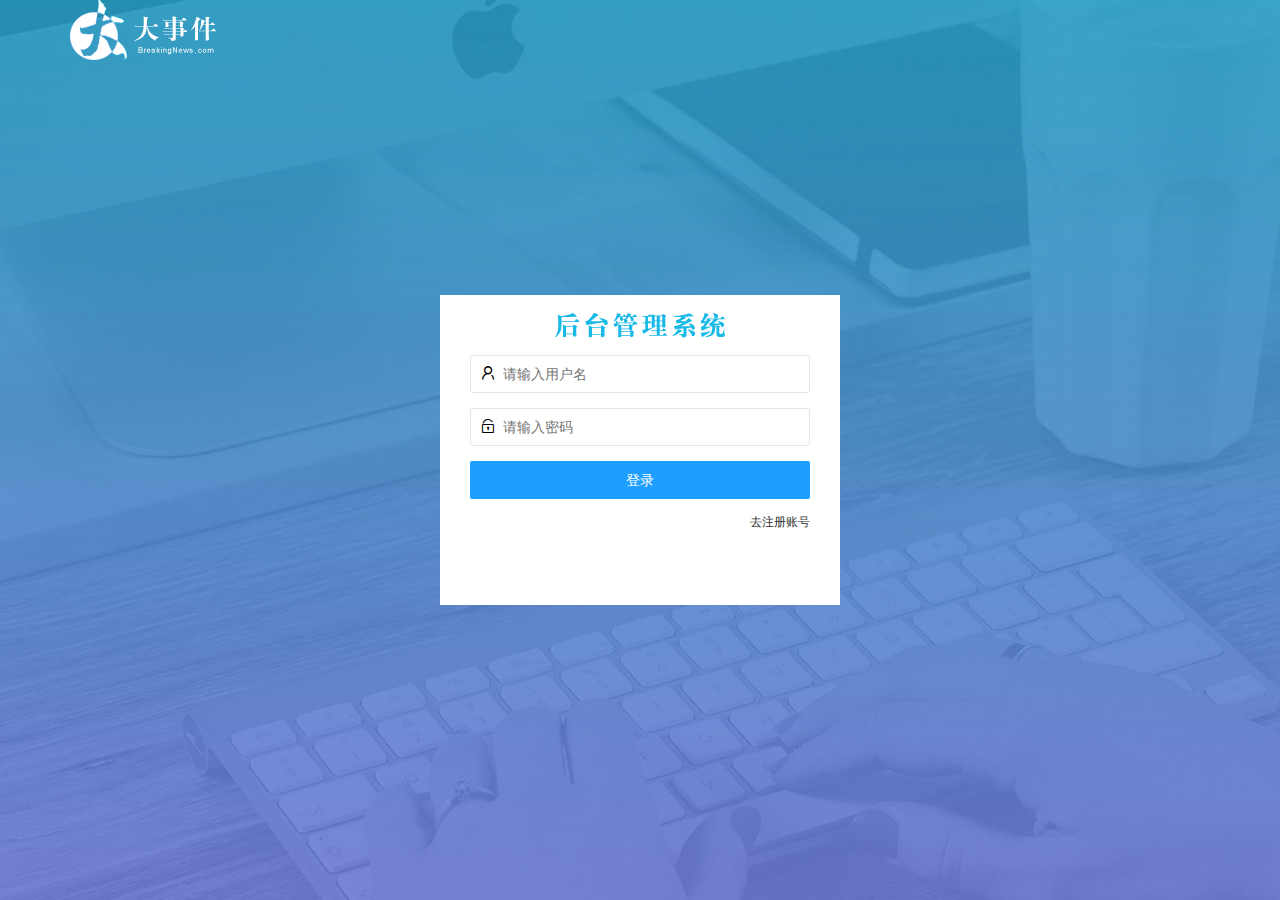
<file: login.html>
<!doctype html>
<html lang="en">
<head>
  <meta charset="UTF-8">
  <meta name="viewport"
        content="width=device-width, user-scalable=no, initial-scale=1.0, maximum-scale=1.0, minimum-scale=1.0">
  <meta http-equiv="X-UA-Compatible" content="ie=edge">
  <title>大事件-登录/注册</title>
  <link rel="stylesheet" href="./assets/css/login.css">
  <link rel="stylesheet" href="./assets/lib/layui/css/layui.css">
</head>
<body>
<!--头部Logo区域-->
  <div class="layui-main">
    <img src="./assets/images/logo.png" alt="">
  </div>
<!--登录注册区域-->
  <div class="loginAndRegBox">
    <div class="title-box"></div>
<!--    登录-->
    <div class="login-box">
      <form class="layui-form" id="form_login">
<!--        用户名-->
        <div class="layui-form-item">
          <i class="layui-icon layui-icon-face-smile layui-icon-username"></i>
          <input type="text" name="username" required  lay-verify="required" placeholder="请输入用户名" autocomplete="off" class="layui-input">
        </div>
<!--        密码-->
        <div class="layui-form-item">
          <i class="layui-icon layui-icon-face-smile layui-icon-password "></i>
          <input type="password" name="password" required  lay-verify="required|pwd" placeholder="请输入密码" autocomplete="off" class="layui-input">
        </div>
<!--        登录按钮-->
        <div class="layui-form-item">
          <button class="layui-btn layui-btn-fluid layui-btn-normal" lay-submit>登录</button>
        </div>
        <div class="layui-form-item links">
          <a href="javascript:;" id="link_reg">去注册账号</a>
        </div>
      </form>
    </div>
<!--    注册-->
    <div class="reg-box">
      <form class="layui-form" id="form_reg">
        <!--        用户名-->
        <div class="layui-form-item">
          <i class="layui-icon layui-icon-face-smile layui-icon-username"></i>
          <input type="text" name="username" required  lay-verify="required" placeholder="请输入用户名" autocomplete="off" class="layui-input">
        </div>
        <!--        密码-->
        <div class="layui-form-item">
          <i class="layui-icon layui-icon-face-smile layui-icon-password "></i>
          <input type="password" name="password" required  lay-verify="required|pwd" placeholder="请输入密码" autocomplete="off" class="layui-input">
        </div>
<!--        确认密码-->
        <div class="layui-form-item">
          <i class="layui-icon layui-icon-face-smile layui-icon-password "></i>
          <input type="password" name="repassword" required  lay-verify="required|pwd|repwd" placeholder="请输入确认密码" autocomplete="off" class="layui-input">
        </div>
        <!--        注册按钮-->
        <div class="layui-form-item">
          <button class="layui-btn layui-btn-fluid layui-btn-normal" lay-submit>注册</button>
        </div>
        <div class="layui-form-item links">
          <a href="javascript:;" id="link_login">去登录</a>
        </div>
      </form>
    </div>
  </div>
<!--  导入jQuery-->
<script src="assets/lib/jquery.js"></script>
<script src="assets/js/baseAPI.js"></script>
<script src="assets/lib/layui/layui.all.js"></script>
<script src="assets/js/login.js"></script>
</body>
</html>
</file>
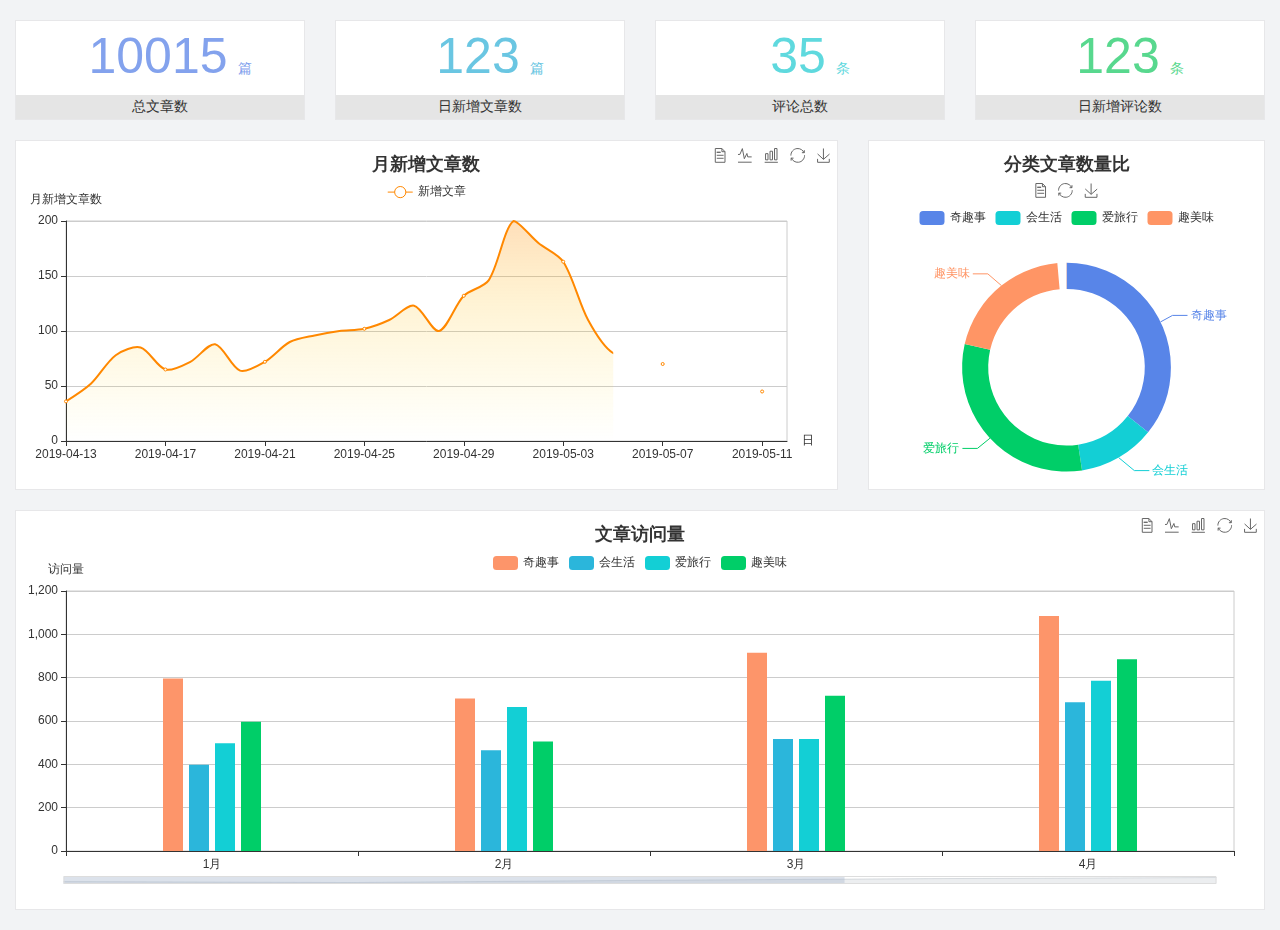
<file: home/dashboard.html>
<!DOCTYPE html>
<html lang="en">

<head>
  <meta charset="UTF-8">
  <meta name="viewport" content="width=device-width, initial-scale=1.0">
  <meta http-equiv="X-UA-Compatible" content="ie=edge">
  <title>图表统计</title>
  <link rel="stylesheet" href="../assets/lib/bootstrap.css" />
  <link rel="stylesheet" href="../assets/lib/main.css" />
  <script src="../assets/lib/jquery.js"></script>
  <script type="text/javascript" src="../assets/lib/echarts.min.js"></script>
</head>

<body>
  <div class="container-fluid">
    <div class="row spannel_list">
      <div class="col-sm-3 col-xs-6">
        <div class="spannel">
          <em>10015</em><span>篇</span>
          <b>总文章数</b>
        </div>
      </div>
      <div class="col-sm-3 col-xs-6">
        <div class="spannel scolor01">
          <em>123</em><span>篇</span>
          <b>日新增文章数</b>
        </div>
      </div>
      <div class="col-sm-3 col-xs-6">
        <div class="spannel scolor02">
          <em>35</em><span>条</span>
          <b>评论总数</b>
        </div>
      </div>
      <div class="col-sm-3 col-xs-6">
        <div class="spannel scolor03">
          <em>123</em><span>条</span>
          <b>日新增评论数</b>
        </div>
      </div>
    </div>
  </div>

  <div class="container-fluid">
    <div class="row curve-pie">
      <div class="col-lg-8 col-md-8">
        <div class="gragh_pannel" id="curve_show"></div>
      </div>
      <div class="col-lg-4 col-md-4">
        <div class="gragh_pannel" id="pie_show"></div>
      </div>
    </div>
  </div>

  <div class="container-fluid">
    <div class="column_pannel" id="column_show"></div>
  </div>

  <script>
    var oChart = echarts.init(document.getElementById('curve_show'));
    var aList_all = [
      { 'count': 36, 'date': '2019-04-13' },
      { 'count': 52, 'date': '2019-04-14' },
      { 'count': 78, 'date': '2019-04-15' },
      { 'count': 85, 'date': '2019-04-16' },
      { 'count': 65, 'date': '2019-04-17' },
      { 'count': 72, 'date': '2019-04-18' },
      { 'count': 88, 'date': '2019-04-19' },
      { 'count': 64, 'date': '2019-04-20' },
      { 'count': 72, 'date': '2019-04-21' },
      { 'count': 90, 'date': '2019-04-22' },
      { 'count': 96, 'date': '2019-04-23' },
      { 'count': 100, 'date': '2019-04-24' },
      { 'count': 102, 'date': '2019-04-25' },
      { 'count': 110, 'date': '2019-04-26' },
      { 'count': 123, 'date': '2019-04-27' },
      { 'count': 100, 'date': '2019-04-28' },
      { 'count': 132, 'date': '2019-04-29' },
      { 'count': 146, 'date': '2019-04-30' },
      { 'count': 200, 'date': '2019-05-01' },
      { 'count': 180, 'date': '2019-05-02' },
      { 'count': 163, 'date': '2019-05-03' },
      { 'count': 110, 'date': '2019-05-04' },
      { 'count': 80, 'date': '2019-05-05' },
      { 'count': 82, 'date': '2019-05-06' },
      { 'count': 70, 'date': '2019-05-07' },
      { 'count': 65, 'date': '2019-05-08' },
      { 'count': 54, 'date': '2019-05-09' },
      { 'count': 40, 'date': '2019-05-10' },
      { 'count': 45, 'date': '2019-05-11' },
      { 'count': 38, 'date': '2019-05-12' },
    ];

    let aCount = [];
    let aDate = [];

    for (var i = 0; i < aList_all.length; i++) {
      aCount.push(aList_all[i].count);
      aDate.push(aList_all[i].date);
    }

    var chartopt = {
      title: {
        text: '月新增文章数',
        left: 'center',
        top: '10'
      },
      tooltip: {
        trigger: 'axis'
      },
      legend: {
        data: ['新增文章'],
        top: '40'
      },
      toolbox: {
        show: true,
        feature: {
          mark: { show: true },
          dataView: { show: true, readOnly: false },
          magicType: { show: true, type: ['line', 'bar'] },
          restore: { show: true },
          saveAsImage: { show: true }
        }
      },
      calculable: true,
      xAxis: [
        {
          name: '日',
          type: 'category',
          boundaryGap: false,
          data: aDate
        }
      ],
      yAxis: [
        {
          name: '月新增文章数',
          type: 'value'
        }
      ],
      series: [
        {
          name: '新增文章',
          type: 'line',
          smooth: true,
          itemStyle: { normal: { areaStyle: { type: 'default' }, color: '#f80' }, lineStyle: { color: '#f80' } },
          data: aCount
        }],
      areaStyle: {
        normal: {
          color: new echarts.graphic.LinearGradient(0, 0, 0, 1, [{
            offset: 0,
            color: 'rgba(255,136,0,0.39)'
          }, {
            offset: .34,
            color: 'rgba(255,180,0,0.25)'
          }, {
            offset: 1,
            color: 'rgba(255,222,0,0.00)'
          }])

        }
      },
      grid: {
        show: true,
        x: 50,
        x2: 50,
        y: 80,
        height: 220
      }
    };

    oChart.setOption(chartopt);


    var oPie = echarts.init(document.getElementById('pie_show'));
    var oPieopt =
    {
      title: {
        top: 10,
        text: '分类文章数量比',
        x: 'center'
      },
      tooltip: {
        trigger: 'item',
        formatter: "{a} <br/>{b} : {c} ({d}%)"
      },
      color: ['#5885e8', '#13cfd5', '#00ce68', '#ff9565'],
      legend: {
        x: 'center',
        top: 65,
        data: ['奇趣事', '会生活', '爱旅行', '趣美味']
      },
      toolbox: {
        show: true,
        x: 'center',
        top: 35,
        feature: {
          mark: { show: true },
          dataView: { show: true, readOnly: false },
          magicType: {
            show: true,
            type: ['pie', 'funnel'],
            option: {
              funnel: {
                x: '25%',
                width: '50%',
                funnelAlign: 'left',
                max: 1548
              }
            }
          },
          restore: { show: true },
          saveAsImage: { show: true }
        }
      },
      calculable: true,
      series: [
        {
          name: '访问来源',
          type: 'pie',
          radius: ['45%', '60%'],
          center: ['50%', '65%'],
          data: [
            { value: 300, name: '奇趣事' },
            { value: 100, name: '会生活' },
            { value: 260, name: '爱旅行' },
            { value: 180, name: '趣美味' }
          ]
        }
      ]
    };
    oPie.setOption(oPieopt);



    var oColumn = this.echarts.init(document.getElementById('column_show'));
    var oColumnopt =
    {
      title: {
        text: '文章访问量',
        left: 'center',
        top: '10'
      },
      tooltip: {
        trigger: 'axis'
      },
      legend: {
        data: ['奇趣事', '会生活', '爱旅行', '趣美味'],
        top: '40'
      },
      toolbox: {
        show: true,
        feature: {
          mark: { show: true },
          dataView: { show: true, readOnly: false },
          magicType: { show: true, type: ['line', 'bar'] },
          restore: { show: true },
          saveAsImage: { show: true }
        }
      },
      calculable: true,
      xAxis: [
        {
          type: 'category',
          data: ['1月', '2月', '3月', '4月', '5月']
        }
      ],
      yAxis: [
        {
          name: '访问量',
          type: 'value'
        }
      ],
      series: [
        {
          name: '奇趣事',
          type: 'bar',
          barWidth: 20,
          itemStyle: {
            normal: { areaStyle: { type: 'default' }, color: '#fd956a' }
          },
          data: [800, 708, 920, 1090, 1200]
        },
        {
          name: '会生活',
          type: 'bar',
          barWidth: 20,
          itemStyle: {
            normal: { areaStyle: { type: 'default' }, color: '#2bb6db' }
          },
          data: [400, 468, 520, 690, 800]
        },
        {
          name: '爱旅行',
          type: 'bar',
          barWidth: 20,
          itemStyle: {
            normal: { areaStyle: { type: 'default' }, color: '#13cfd5' }
          },
          data: [500, 668, 520, 790, 900]
        },
        {
          name: '趣美味',
          type: 'bar',
          barWidth: 20,
          itemStyle: {
            normal: { areaStyle: { type: 'default' }, color: '#00ce68' }
          },
          data: [600, 508, 720, 890, 1000]
        }
      ],
      grid: {
        show: true,
        x: 50,
        x2: 30,
        y: 80,
        height: 260
      },
      dataZoom: [//给x轴设置滚动条
        {
          start: 0,//默认为0
          end: 100 - 1000 / 31,//默认为100
          type: 'slider',
          show: true,
          xAxisIndex: [0],
          handleSize: 0,//滑动条的 左右2个滑动条的大小
          height: 8,//组件高度
          left: 45, //左边的距离
          right: 50,//右边的距离
          bottom: 26,//右边的距离
          handleColor: '#ddd',//h滑动图标的颜色
          handleStyle: {
            borderColor: "#cacaca",
            borderWidth: "1",
            shadowBlur: 2,
            background: "#ddd",
            shadowColor: "#ddd",
          }
        }]
    };
    oColumn.setOption(oColumnopt);
  </script>
</body>

</html>
</file>
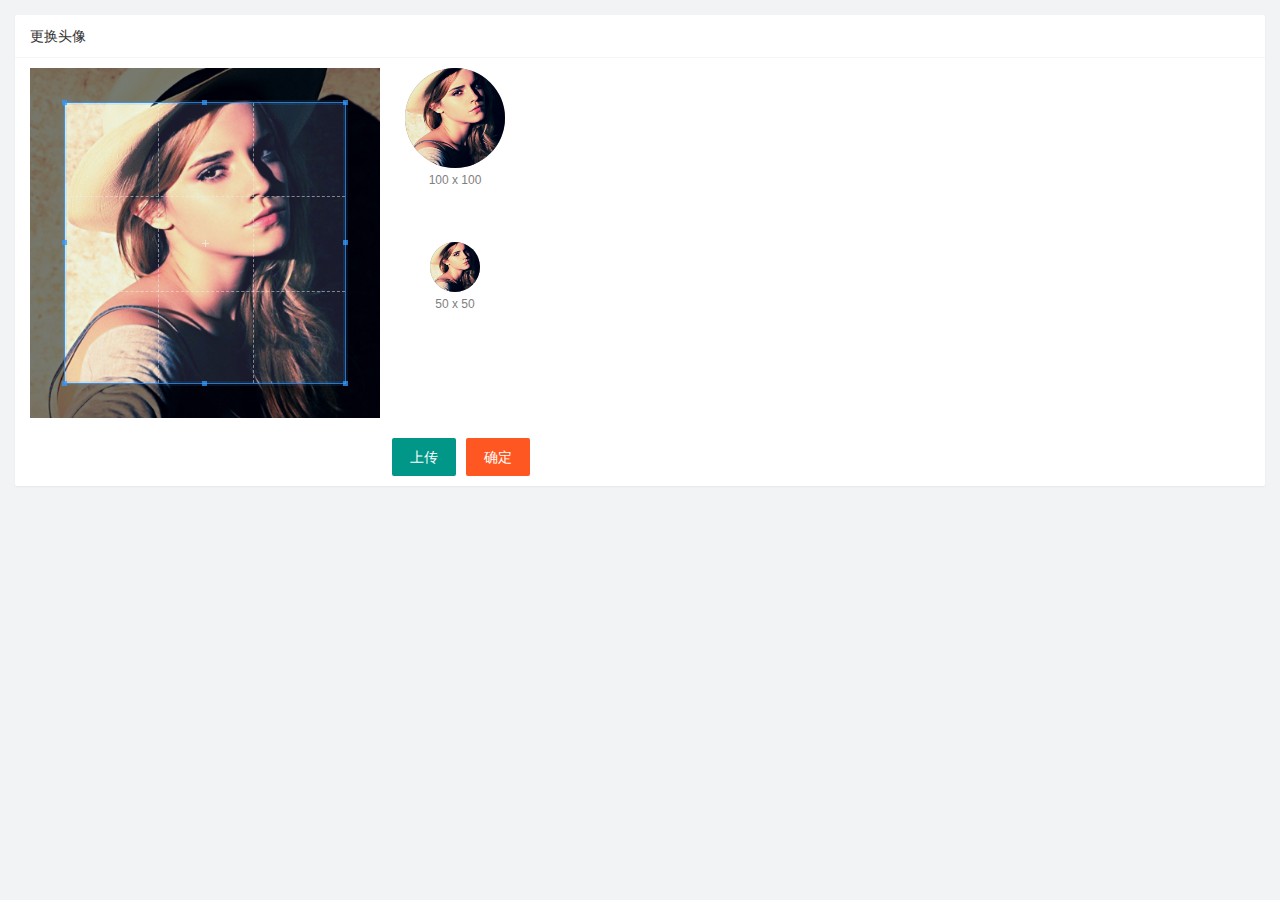
<file: user/user_avatar.html>
<!DOCTYPE html>
<html lang="en">
  <head>
    <meta charset="UTF-8" />
    <meta name="viewport" content="width=device-width, initial-scale=1.0" />
    <title>Document</title>
    <link rel="stylesheet" href="../assets/lib/layui/css/layui.css" />
    <link rel="stylesheet" href="../assets/lib/cropper/cropper.css" />
    <link rel="stylesheet" href="../assets/css/user/user_avatar.css" />
  </head>
  <body>
    <!-- 卡片区域 -->
    <div class="layui-card">
      <div class="layui-card-header">更换头像</div>
      <div class="layui-card-body">
        <!-- 第一行的图片裁剪和预览区域 -->
        <div class="row1">
          <!-- 图片裁剪区域 -->
          <div class="cropper-box">
            <!-- 这个 img 标签很重要，将来会把它初始化为裁剪区域 -->
            <img id="image" src="../assets/images/sample.jpg" />
          </div>
          <!-- 图片的预览区域 -->
          <div class="preview-box">
            <div>
              <!-- 宽高为 100px 的预览区域 -->
              <div class="img-preview w100"></div>
              <p class="size">100 x 100</p>
            </div>
            <div>
              <!-- 宽高为 50px 的预览区域 -->
              <div class="img-preview w50"></div>
              <p class="size">50 x 50</p>
            </div>
          </div>
        </div>

        <!-- 第二行的按钮区域 -->
        <div class="row2">
          <!-- 通过 accept 属性，可以指定，允许用户选择什么类型的文件 -->
          <input type="file" id="file" accept="image/png,image/jpeg" />
          <button type="button" class="layui-btn" id="btnChooseImage">上传</button>
          <button type="button" class="layui-btn layui-btn-danger" id="btnUpload">确定</button>
        </div>
      </div>
    </div>

    <script src="../assets/lib/layui/layui.all.js"></script>
    <script src="../assets/lib/jquery.js"></script>
    <script src="../assets/lib/cropper/Cropper.js"></script>
    <script src="../assets/lib/cropper/jquery-cropper.js"></script>
    <script src="../assets/js/baseAPI.js"></script>
    <script src="../assets/js/user/user_avatar.js"></script>
  </body>
</html>
</file>
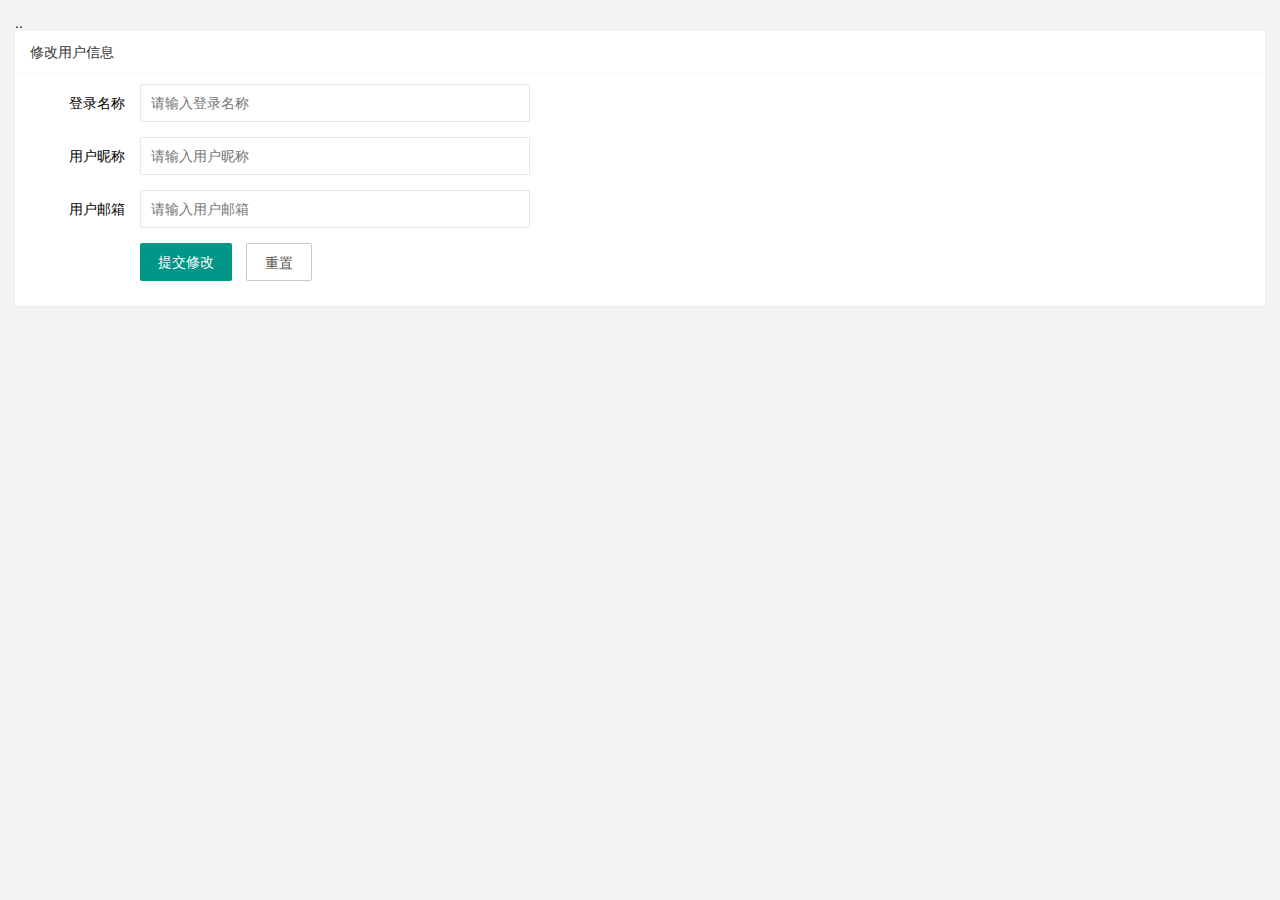
<file: user/user_info.html>
<!DOCTYPE html>
<html lang="en">
  <head>
    <meta charset="UTF-8" />
    <meta name="viewport" content="width=device-width, initial-scale=1.0" />
    <title>Document</title>
    <!-- 导入 layui 的样式 -->..
    <link rel="stylesheet" href="../assets/lib/layui/css/layui.css" />
    <!-- 导入自己的样式 -->
    <link rel="stylesheet" href="../assets/css/user/user_info.css" />
  </head>
  <body>
    <!-- 卡片区域 -->
    <div class="layui-card">
      <div class="layui-card-header">修改用户信息</div>
      <div class="layui-card-body">
        <!-- form 表单区域 -->
        <form class="layui-form" lay-filter="formUserInfo">
          <!-- 这是隐藏域 -->
          <input type="hidden" name="id" value="" />
          <div class="layui-form-item">
            <label class="layui-form-label">登录名称</label>
            <div class="layui-input-block">
              <input type="text" name="username" required lay-verify="required" placeholder="请输入登录名称" autocomplete="off" class="layui-input" readonly />
            </div>
          </div>
          <div class="layui-form-item">
            <label class="layui-form-label">用户昵称</label>
            <div class="layui-input-block">
              <input type="text" name="nickname" required lay-verify="required|nickname" placeholder="请输入用户昵称" autocomplete="off" class="layui-input" />
            </div>
          </div>
          <div class="layui-form-item">
            <label class="layui-form-label">用户邮箱</label>
            <div class="layui-input-block">
              <input type="text" name="email" required lay-verify="required|email" placeholder="请输入用户邮箱" autocomplete="off" class="layui-input" />
            </div>
          </div>
          <div class="layui-form-item">
            <div class="layui-input-block">
              <button class="layui-btn" lay-submit lay-filter="formDemo">提交修改</button>
              <button type="reset" class="layui-btn layui-btn-primary" id="btnReset">重置</button>
            </div>
          </div>
        </form>
      </div>
    </div>

    <!-- 导入 layui 的 js -->
    <script src="../assets/lib/layui/layui.all.js"></script>
    <!-- 导入 jquery -->
    <script src="../assets/lib/jquery.js"></script>
    <!-- 导入 baseAPI -->
    <script src="../assets/js/baseAPI.js"></script>
    <!-- 导入自己的 js -->
    <script src="../assets/js/user/user_info.js"></script>
  </body>
</html>
</file>
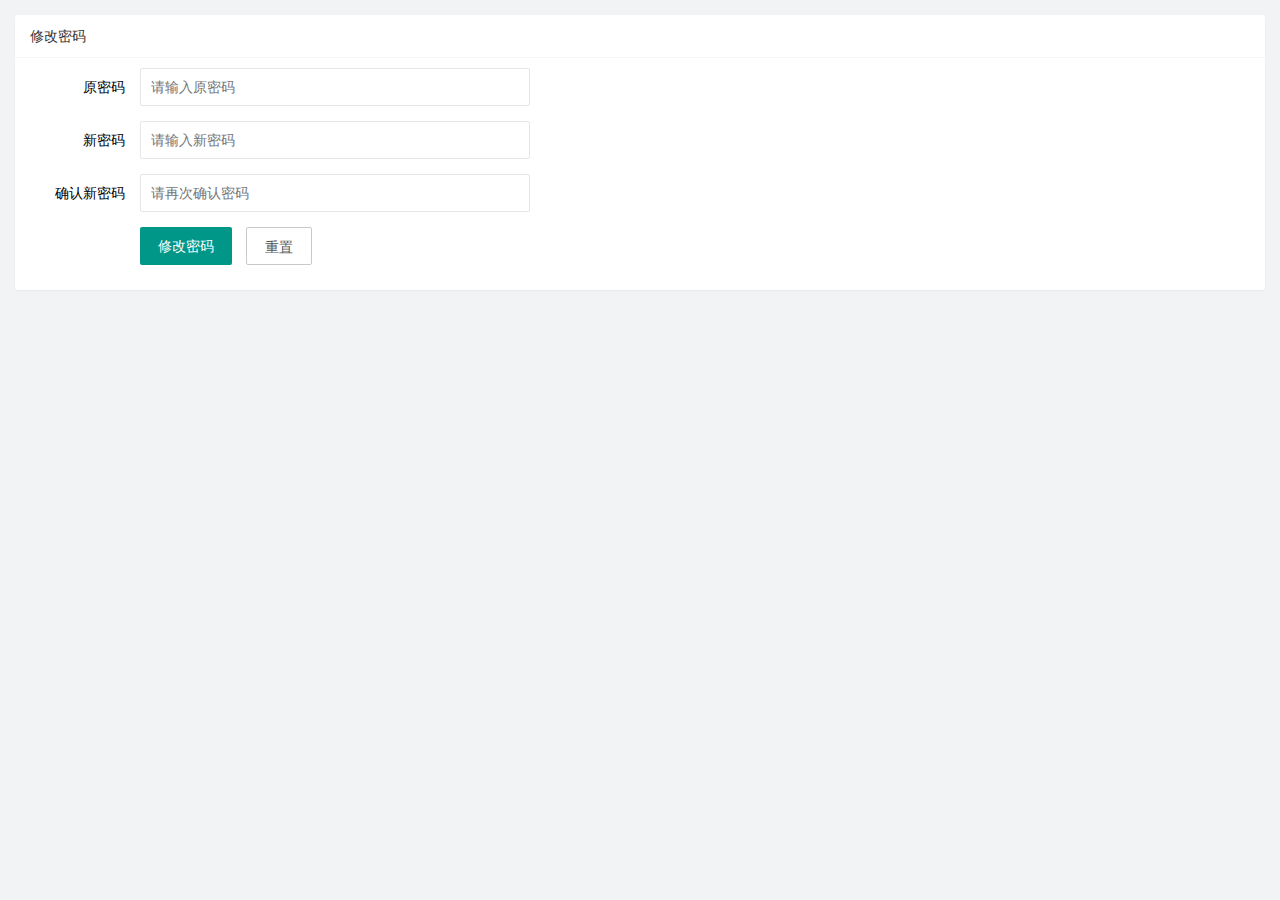
<file: user/user_pwd.html>
<!DOCTYPE html>
<html lang="en">
  <head>
    <meta charset="UTF-8" />
    <meta name="viewport" content="width=device-width, initial-scale=1.0" />
    <title>Document</title>
    <link rel="stylesheet" href="../assets/lib/layui/css/layui.css" />
    <link rel="stylesheet" href="../assets/css/user/user_pwd.css" />
  </head>
  <body>
    <!-- 卡片区域 -->
    <div class="layui-card">
      <div class="layui-card-header">修改密码</div>
      <div class="layui-card-body">
        <form class="layui-form">
          <div class="layui-form-item">
            <label class="layui-form-label">原密码</label>
            <div class="layui-input-block">
              <input type="password" name="oldPwd" required lay-verify="required|pwd" placeholder="请输入原密码" autocomplete="off" class="layui-input" />
            </div>
          </div>
          <div class="layui-form-item">
            <label class="layui-form-label">新密码</label>
            <div class="layui-input-block">
              <input type="password" name="newPwd" required lay-verify="required|pwd|samePwd" placeholder="请输入新密码" autocomplete="off" class="layui-input" />
            </div>
          </div>
          <div class="layui-form-item">
            <label class="layui-form-label">确认新密码</label>
            <div class="layui-input-block">
              <input type="password" name="rePwd" required lay-verify="required|pwd|rePwd" placeholder="请再次确认密码" autocomplete="off" class="layui-input" />
            </div>
          </div>
          <div class="layui-form-item">
            <div class="layui-input-block">
              <button class="layui-btn" lay-submit lay-filter="formDemo">修改密码</button>
              <button type="reset" class="layui-btn layui-btn-primary">重置</button>
            </div>
          </div>
        </form>
      </div>
    </div>

    <!-- 导入 layui 的 js -->
    <script src="../assets/lib/layui/layui.all.js"></script>
    <!-- 导入 jQuery -->
    <script src="../assets/lib/jquery.js"></script>
    <!-- 导入 baseAPI -->
    <script src="../assets/js/baseAPI.js"></script>
    <!-- 导入自己的 js -->
    <script src="../assets/js/user/user_pwd.js"></script>
  </body>
</html>
</file>
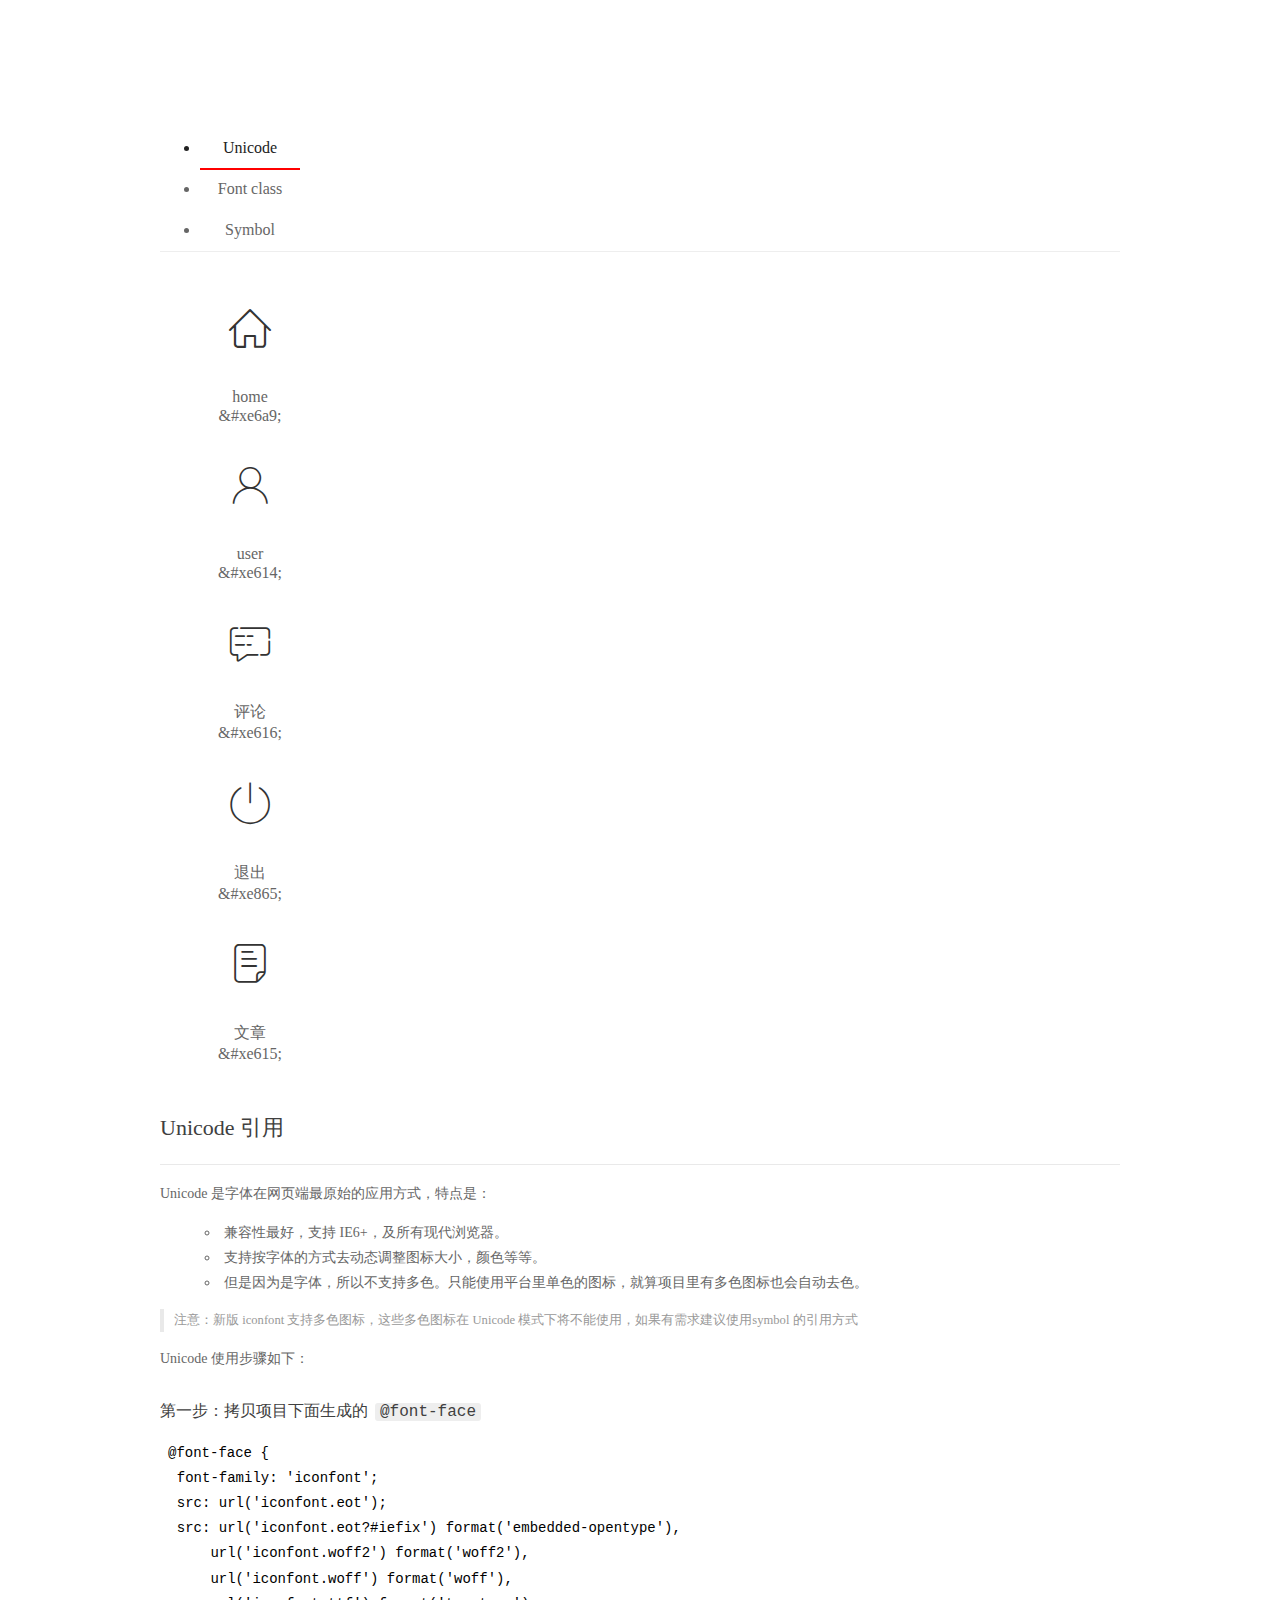
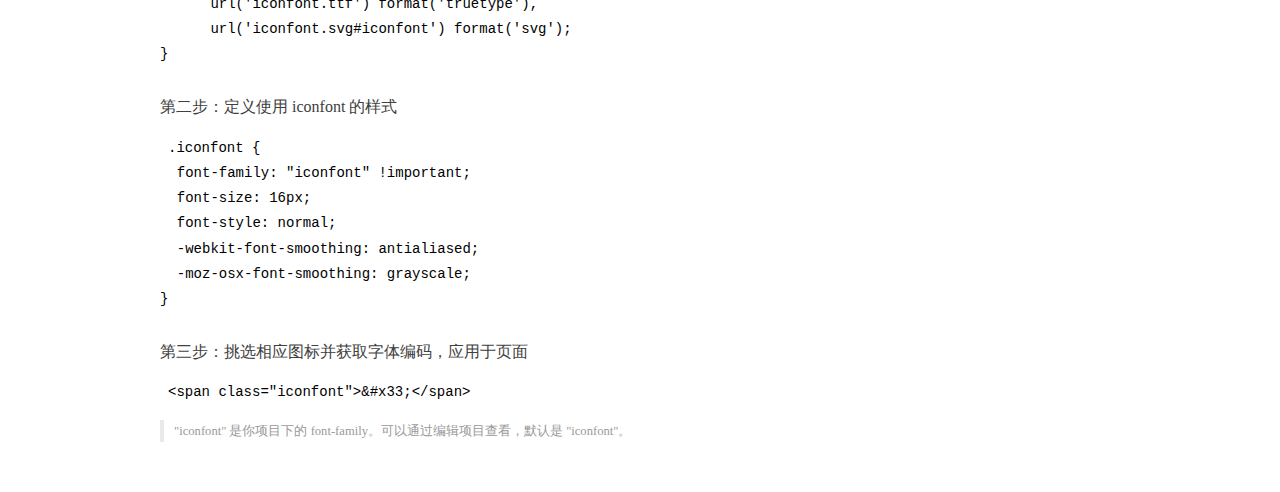
<file: assets/fonts/demo_index.html>
<!DOCTYPE html>
<html>
<head>
  <meta charset="utf-8"/>
  <title>IconFont Demo</title>
  <link rel="shortcut icon" href="https://gtms04.alicdn.com/tps/i4/TB1_oz6GVXXXXaFXpXXJDFnIXXX-64-64.ico" type="image/x-icon"/>
  <link rel="stylesheet" href="https://g.alicdn.com/thx/cube/1.3.2/cube.min.css">
  <link rel="stylesheet" href="demo.css">
  <link rel="stylesheet" href="iconfont.css">
  <script src="iconfont.js"></script>
  <!-- jQuery -->
  <script src="https://a1.alicdn.com/oss/uploads/2018/12/26/7bfddb60-08e8-11e9-9b04-53e73bb6408b.js"></script>
  <!-- 代码高亮 -->
  <script src="https://a1.alicdn.com/oss/uploads/2018/12/26/a3f714d0-08e6-11e9-8a15-ebf944d7534c.js"></script>
</head>
<body>
  <div class="main">
    <h1 class="logo"><a href="https://www.iconfont.cn/" title="iconfont 首页" target="_blank">&#xe86b;</a></h1>
    <div class="nav-tabs">
      <ul id="tabs" class="dib-box">
        <li class="dib active"><span>Unicode</span></li>
        <li class="dib"><span>Font class</span></li>
        <li class="dib"><span>Symbol</span></li>
      </ul>
      
    </div>
    <div class="tab-container">
      <div class="content unicode" style="display: block;">
          <ul class="icon_lists dib-box">
          
            <li class="dib">
              <span class="icon iconfont">&#xe6a9;</span>
                <div class="name">home</div>
                <div class="code-name">&amp;#xe6a9;</div>
              </li>
          
            <li class="dib">
              <span class="icon iconfont">&#xe614;</span>
                <div class="name">user</div>
                <div class="code-name">&amp;#xe614;</div>
              </li>
          
            <li class="dib">
              <span class="icon iconfont">&#xe616;</span>
                <div class="name">评论</div>
                <div class="code-name">&amp;#xe616;</div>
              </li>
          
            <li class="dib">
              <span class="icon iconfont">&#xe865;</span>
                <div class="name">退出</div>
                <div class="code-name">&amp;#xe865;</div>
              </li>
          
            <li class="dib">
              <span class="icon iconfont">&#xe615;</span>
                <div class="name">文章</div>
                <div class="code-name">&amp;#xe615;</div>
              </li>
          
          </ul>
          <div class="article markdown">
          <h2 id="unicode-">Unicode 引用</h2>
          <hr>

          <p>Unicode 是字体在网页端最原始的应用方式，特点是：</p>
          <ul>
            <li>兼容性最好，支持 IE6+，及所有现代浏览器。</li>
            <li>支持按字体的方式去动态调整图标大小，颜色等等。</li>
            <li>但是因为是字体，所以不支持多色。只能使用平台里单色的图标，就算项目里有多色图标也会自动去色。</li>
          </ul>
          <blockquote>
            <p>注意：新版 iconfont 支持多色图标，这些多色图标在 Unicode 模式下将不能使用，如果有需求建议使用symbol 的引用方式</p>
          </blockquote>
          <p>Unicode 使用步骤如下：</p>
          <h3 id="-font-face">第一步：拷贝项目下面生成的 <code>@font-face</code></h3>
<pre><code class="language-css"
>@font-face {
  font-family: 'iconfont';
  src: url('iconfont.eot');
  src: url('iconfont.eot?#iefix') format('embedded-opentype'),
      url('iconfont.woff2') format('woff2'),
      url('iconfont.woff') format('woff'),
      url('iconfont.ttf') format('truetype'),
      url('iconfont.svg#iconfont') format('svg');
}
</code></pre>
          <h3 id="-iconfont-">第二步：定义使用 iconfont 的样式</h3>
<pre><code class="language-css"
>.iconfont {
  font-family: "iconfont" !important;
  font-size: 16px;
  font-style: normal;
  -webkit-font-smoothing: antialiased;
  -moz-osx-font-smoothing: grayscale;
}
</code></pre>
          <h3 id="-">第三步：挑选相应图标并获取字体编码，应用于页面</h3>
<pre>
<code class="language-html"
>&lt;span class="iconfont"&gt;&amp;#x33;&lt;/span&gt;
</code></pre>
          <blockquote>
            <p>"iconfont" 是你项目下的 font-family。可以通过编辑项目查看，默认是 "iconfont"。</p>
          </blockquote>
          </div>
      </div>
      <div class="content font-class">
        <ul class="icon_lists dib-box">
          
          <li class="dib">
            <span class="icon iconfont icon-home"></span>
            <div class="name">
              home
            </div>
            <div class="code-name">.icon-home
            </div>
          </li>
          
          <li class="dib">
            <span class="icon iconfont icon-user"></span>
            <div class="name">
              user
            </div>
            <div class="code-name">.icon-user
            </div>
          </li>
          
          <li class="dib">
            <span class="icon iconfont icon-pinglun"></span>
            <div class="name">
              评论
            </div>
            <div class="code-name">.icon-pinglun
            </div>
          </li>
          
          <li class="dib">
            <span class="icon iconfont icon-tuichu"></span>
            <div class="name">
              退出
            </div>
            <div class="code-name">.icon-tuichu
            </div>
          </li>
          
          <li class="dib">
            <span class="icon iconfont icon-16"></span>
            <div class="name">
              文章
            </div>
            <div class="code-name">.icon-16
            </div>
          </li>
          
        </ul>
        <div class="article markdown">
        <h2 id="font-class-">font-class 引用</h2>
        <hr>

        <p>font-class 是 Unicode 使用方式的一种变种，主要是解决 Unicode 书写不直观，语意不明确的问题。</p>
        <p>与 Unicode 使用方式相比，具有如下特点：</p>
        <ul>
          <li>兼容性良好，支持 IE8+，及所有现代浏览器。</li>
          <li>相比于 Unicode 语意明确，书写更直观。可以很容易分辨这个 icon 是什么。</li>
          <li>因为使用 class 来定义图标，所以当要替换图标时，只需要修改 class 里面的 Unicode 引用。</li>
          <li>不过因为本质上还是使用的字体，所以多色图标还是不支持的。</li>
        </ul>
        <p>使用步骤如下：</p>
        <h3 id="-fontclass-">第一步：引入项目下面生成的 fontclass 代码：</h3>
<pre><code class="language-html">&lt;link rel="stylesheet" href="./iconfont.css"&gt;
</code></pre>
        <h3 id="-">第二步：挑选相应图标并获取类名，应用于页面：</h3>
<pre><code class="language-html">&lt;span class="iconfont icon-xxx"&gt;&lt;/span&gt;
</code></pre>
        <blockquote>
          <p>"
            iconfont" 是你项目下的 font-family。可以通过编辑项目查看，默认是 "iconfont"。</p>
        </blockquote>
      </div>
      </div>
      <div class="content symbol">
          <ul class="icon_lists dib-box">
          
            <li class="dib">
                <svg class="icon svg-icon" aria-hidden="true">
                  <use xlink:href="#icon-home"></use>
                </svg>
                <div class="name">home</div>
                <div class="code-name">#icon-home</div>
            </li>
          
            <li class="dib">
                <svg class="icon svg-icon" aria-hidden="true">
                  <use xlink:href="#icon-user"></use>
                </svg>
                <div class="name">user</div>
                <div class="code-name">#icon-user</div>
            </li>
          
            <li class="dib">
                <svg class="icon svg-icon" aria-hidden="true">
                  <use xlink:href="#icon-pinglun"></use>
                </svg>
                <div class="name">评论</div>
                <div class="code-name">#icon-pinglun</div>
            </li>
          
            <li class="dib">
                <svg class="icon svg-icon" aria-hidden="true">
                  <use xlink:href="#icon-tuichu"></use>
                </svg>
                <div class="name">退出</div>
                <div class="code-name">#icon-tuichu</div>
            </li>
          
            <li class="dib">
                <svg class="icon svg-icon" aria-hidden="true">
                  <use xlink:href="#icon-16"></use>
                </svg>
                <div class="name">文章</div>
                <div class="code-name">#icon-16</div>
            </li>
          
          </ul>
          <div class="article markdown">
          <h2 id="symbol-">Symbol 引用</h2>
          <hr>

          <p>这是一种全新的使用方式，应该说这才是未来的主流，也是平台目前推荐的用法。相关介绍可以参考这篇<a href="">文章</a>
            这种用法其实是做了一个 SVG 的集合，与另外两种相比具有如下特点：</p>
          <ul>
            <li>支持多色图标了，不再受单色限制。</li>
            <li>通过一些技巧，支持像字体那样，通过 <code>font-size</code>, <code>color</code> 来调整样式。</li>
            <li>兼容性较差，支持 IE9+，及现代浏览器。</li>
            <li>浏览器渲染 SVG 的性能一般，还不如 png。</li>
          </ul>
          <p>使用步骤如下：</p>
          <h3 id="-symbol-">第一步：引入项目下面生成的 symbol 代码：</h3>
<pre><code class="language-html">&lt;script src="./iconfont.js"&gt;&lt;/script&gt;
</code></pre>
          <h3 id="-css-">第二步：加入通用 CSS 代码（引入一次就行）：</h3>
<pre><code class="language-html">&lt;style&gt;
.icon {
  width: 1em;
  height: 1em;
  vertical-align: -0.15em;
  fill: currentColor;
  overflow: hidden;
}
&lt;/style&gt;
</code></pre>
          <h3 id="-">第三步：挑选相应图标并获取类名，应用于页面：</h3>
<pre><code class="language-html">&lt;svg class="icon" aria-hidden="true"&gt;
  &lt;use xlink:href="#icon-xxx"&gt;&lt;/use&gt;
&lt;/svg&gt;
</code></pre>
          </div>
      </div>

    </div>
  </div>
  <script>
  $(document).ready(function () {
      $('.tab-container .content:first').show()

      $('#tabs li').click(function (e) {
        var tabContent = $('.tab-container .content')
        var index = $(this).index()

        if ($(this).hasClass('active')) {
          return
        } else {
          $('#tabs li').removeClass('active')
          $(this).addClass('active')

          tabContent.hide().eq(index).fadeIn()
        }
      })
    })
  </script>
</body>
</html>
</file>
<file: assets/css/login.css>
html,body {
  margin: 0;
  padding: 0;
  height: 100%;
  width: 100%;
  background: url("../images/login_bg.jpg") no-repeat center;
  background-size: cover;
}
.loginAndRegBox {
  width: 400px;
  height: 310px;
  background-color: #fff;
  position: absolute;
  left: 50%;
  top: 50%;
  transform: translate(-50%,-50%);
}
.title-box {
  height: 60px;
  background: url("../images/login_title.png") no-repeat center;
}
.reg-box {
  display: none;
}
.layui-form {
  padding: 0 30px;
}
.links {
  display: flex;
  justify-content: flex-end;
}
.links a {
  font-size: 12px;
}
.layui-form-item {
  position: relative;
}
.layui-icon {
  position: absolute;
  left: 10px;
  top: 10px;
}
.layui-input {
  padding-left: 32px !important;
}
</file>
<file: assets/lib/layui/css/layui.css>
/** layui-v2.5.5 MIT License By https://www.layui.com */
 .layui-inline,img{display:inline-block;vertical-align:middle}h1,h2,h3,h4,h5,h6{font-weight:400}.layui-edge,.layui-header,.layui-inline,.layui-main{position:relative}.layui-body,.layui-edge,.layui-elip{overflow:hidden}.layui-btn,.layui-edge,.layui-inline,img{vertical-align:middle}.layui-btn,.layui-disabled,.layui-icon,.layui-unselect{-moz-user-select:none;-webkit-user-select:none;-ms-user-select:none}.layui-elip,.layui-form-checkbox span,.layui-form-pane .layui-form-label{text-overflow:ellipsis;white-space:nowrap}.layui-breadcrumb,.layui-tree-btnGroup{visibility:hidden}blockquote,body,button,dd,div,dl,dt,form,h1,h2,h3,h4,h5,h6,input,li,ol,p,pre,td,textarea,th,ul{margin:0;padding:0;-webkit-tap-highlight-color:rgba(0,0,0,0)}a:active,a:hover{outline:0}img{border:none}li{list-style:none}table{border-collapse:collapse;border-spacing:0}h4,h5,h6{font-size:100%}button,input,optgroup,option,select,textarea{font-family:inherit;font-size:inherit;font-style:inherit;font-weight:inherit;outline:0}pre{white-space:pre-wrap;white-space:-moz-pre-wrap;white-space:-pre-wrap;white-space:-o-pre-wrap;word-wrap:break-word}body{line-height:24px;font:14px Helvetica Neue,Helvetica,PingFang SC,Tahoma,Arial,sans-serif}hr{height:1px;margin:10px 0;border:0;clear:both}a{color:#333;text-decoration:none}a:hover{color:#777}a cite{font-style:normal;*cursor:pointer}.layui-border-box,.layui-border-box *{box-sizing:border-box}.layui-box,.layui-box *{box-sizing:content-box}.layui-clear{clear:both;*zoom:1}.layui-clear:after{content:'\20';clear:both;*zoom:1;display:block;height:0}.layui-inline{*display:inline;*zoom:1}.layui-edge{display:inline-block;width:0;height:0;border-width:6px;border-style:dashed;border-color:transparent}.layui-edge-top{top:-4px;border-bottom-color:#999;border-bottom-style:solid}.layui-edge-right{border-left-color:#999;border-left-style:solid}.layui-edge-bottom{top:2px;border-top-color:#999;border-top-style:solid}.layui-edge-left{border-right-color:#999;border-right-style:solid}.layui-disabled,.layui-disabled:hover{color:#d2d2d2!important;cursor:not-allowed!important}.layui-circle{border-radius:100%}.layui-show{display:block!important}.layui-hide{display:none!important}@font-face{font-family:layui-icon;src:url(../font/iconfont.eot?v=250);src:url(../font/iconfont.eot?v=250#iefix) format('embedded-opentype'),url(../font/iconfont.woff2?v=250) format('woff2'),url(../font/iconfont.woff?v=250) format('woff'),url(../font/iconfont.ttf?v=250) format('truetype'),url(../font/iconfont.svg?v=250#layui-icon) format('svg')}.layui-icon{font-family:layui-icon!important;font-size:16px;font-style:normal;-webkit-font-smoothing:antialiased;-moz-osx-font-smoothing:grayscale}.layui-icon-reply-fill:before{content:"\e611"}.layui-icon-set-fill:before{content:"\e614"}.layui-icon-menu-fill:before{content:"\e60f"}.layui-icon-search:before{content:"\e615"}.layui-icon-share:before{content:"\e641"}.layui-icon-set-sm:before{content:"\e620"}.layui-icon-engine:before{content:"\e628"}.layui-icon-close:before{content:"\1006"}.layui-icon-close-fill:before{content:"\1007"}.layui-icon-chart-screen:before{content:"\e629"}.layui-icon-star:before{content:"\e600"}.layui-icon-circle-dot:before{content:"\e617"}.layui-icon-chat:before{content:"\e606"}.layui-icon-release:before{content:"\e609"}.layui-icon-list:before{content:"\e60a"}.layui-icon-chart:before{content:"\e62c"}.layui-icon-ok-circle:before{content:"\1005"}.layui-icon-layim-theme:before{content:"\e61b"}.layui-icon-table:before{content:"\e62d"}.layui-icon-right:before{content:"\e602"}.layui-icon-left:before{content:"\e603"}.layui-icon-cart-simple:before{content:"\e698"}.layui-icon-face-cry:before{content:"\e69c"}.layui-icon-face-smile:before{content:"\e6af"}.layui-icon-survey:before{content:"\e6b2"}.layui-icon-tree:before{content:"\e62e"}.layui-icon-upload-circle:before{content:"\e62f"}.layui-icon-add-circle:before{content:"\e61f"}.layui-icon-download-circle:before{content:"\e601"}.layui-icon-templeate-1:before{content:"\e630"}.layui-icon-util:before{content:"\e631"}.layui-icon-face-surprised:before{content:"\e664"}.layui-icon-edit:before{content:"\e642"}.layui-icon-speaker:before{content:"\e645"}.layui-icon-down:before{content:"\e61a"}.layui-icon-file:before{content:"\e621"}.layui-icon-layouts:before{content:"\e632"}.layui-icon-rate-half:before{content:"\e6c9"}.layui-icon-add-circle-fine:before{content:"\e608"}.layui-icon-prev-circle:before{content:"\e633"}.layui-icon-read:before{content:"\e705"}.layui-icon-404:before{content:"\e61c"}.layui-icon-carousel:before{content:"\e634"}.layui-icon-help:before{content:"\e607"}.layui-icon-code-circle:before{content:"\e635"}.layui-icon-water:before{content:"\e636"}.layui-icon-username:before{content:"\e66f"}.layui-icon-find-fill:before{content:"\e670"}.layui-icon-about:before{content:"\e60b"}.layui-icon-location:before{content:"\e715"}.layui-icon-up:before{content:"\e619"}.layui-icon-pause:before{content:"\e651"}.layui-icon-date:before{content:"\e637"}.layui-icon-layim-uploadfile:before{content:"\e61d"}.layui-icon-delete:before{content:"\e640"}.layui-icon-play:before{content:"\e652"}.layui-icon-top:before{content:"\e604"}.layui-icon-friends:before{content:"\e612"}.layui-icon-refresh-3:before{content:"\e9aa"}.layui-icon-ok:before{content:"\e605"}.layui-icon-layer:before{content:"\e638"}.layui-icon-face-smile-fine:before{content:"\e60c"}.layui-icon-dollar:before{content:"\e659"}.layui-icon-group:before{content:"\e613"}.layui-icon-layim-download:before{content:"\e61e"}.layui-icon-picture-fine:before{content:"\e60d"}.layui-icon-link:before{content:"\e64c"}.layui-icon-diamond:before{content:"\e735"}.layui-icon-log:before{content:"\e60e"}.layui-icon-rate-solid:before{content:"\e67a"}.layui-icon-fonts-del:before{content:"\e64f"}.layui-icon-unlink:before{content:"\e64d"}.layui-icon-fonts-clear:before{content:"\e639"}.layui-icon-triangle-r:before{content:"\e623"}.layui-icon-circle:before{content:"\e63f"}.layui-icon-radio:before{content:"\e643"}.layui-icon-align-center:before{content:"\e647"}.layui-icon-align-right:before{content:"\e648"}.layui-icon-align-left:before{content:"\e649"}.layui-icon-loading-1:before{content:"\e63e"}.layui-icon-return:before{content:"\e65c"}.layui-icon-fonts-strong:before{content:"\e62b"}.layui-icon-upload:before{content:"\e67c"}.layui-icon-dialogue:before{content:"\e63a"}.layui-icon-video:before{content:"\e6ed"}.layui-icon-headset:before{content:"\e6fc"}.layui-icon-cellphone-fine:before{content:"\e63b"}.layui-icon-add-1:before{content:"\e654"}.layui-icon-face-smile-b:before{content:"\e650"}.layui-icon-fonts-html:before{content:"\e64b"}.layui-icon-form:before{content:"\e63c"}.layui-icon-cart:before{content:"\e657"}.layui-icon-camera-fill:before{content:"\e65d"}.layui-icon-tabs:before{content:"\e62a"}.layui-icon-fonts-code:before{content:"\e64e"}.layui-icon-fire:before{content:"\e756"}.layui-icon-set:before{content:"\e716"}.layui-icon-fonts-u:before{content:"\e646"}.layui-icon-triangle-d:before{content:"\e625"}.layui-icon-tips:before{content:"\e702"}.layui-icon-picture:before{content:"\e64a"}.layui-icon-more-vertical:before{content:"\e671"}.layui-icon-flag:before{content:"\e66c"}.layui-icon-loading:before{content:"\e63d"}.layui-icon-fonts-i:before{content:"\e644"}.layui-icon-refresh-1:before{content:"\e666"}.layui-icon-rmb:before{content:"\e65e"}.layui-icon-home:before{content:"\e68e"}.layui-icon-user:before{content:"\e770"}.layui-icon-notice:before{content:"\e667"}.layui-icon-login-weibo:before{content:"\e675"}.layui-icon-voice:before{content:"\e688"}.layui-icon-upload-drag:before{content:"\e681"}.layui-icon-login-qq:before{content:"\e676"}.layui-icon-snowflake:before{content:"\e6b1"}.layui-icon-file-b:before{content:"\e655"}.layui-icon-template:before{content:"\e663"}.layui-icon-auz:before{content:"\e672"}.layui-icon-console:before{content:"\e665"}.layui-icon-app:before{content:"\e653"}.layui-icon-prev:before{content:"\e65a"}.layui-icon-website:before{content:"\e7ae"}.layui-icon-next:before{content:"\e65b"}.layui-icon-component:before{content:"\e857"}.layui-icon-more:before{content:"\e65f"}.layui-icon-login-wechat:before{content:"\e677"}.layui-icon-shrink-right:before{content:"\e668"}.layui-icon-spread-left:before{content:"\e66b"}.layui-icon-camera:before{content:"\e660"}.layui-icon-note:before{content:"\e66e"}.layui-icon-refresh:before{content:"\e669"}.layui-icon-female:before{content:"\e661"}.layui-icon-male:before{content:"\e662"}.layui-icon-password:before{content:"\e673"}.layui-icon-senior:before{content:"\e674"}.layui-icon-theme:before{content:"\e66a"}.layui-icon-tread:before{content:"\e6c5"}.layui-icon-praise:before{content:"\e6c6"}.layui-icon-star-fill:before{content:"\e658"}.layui-icon-rate:before{content:"\e67b"}.layui-icon-template-1:before{content:"\e656"}.layui-icon-vercode:before{content:"\e679"}.layui-icon-cellphone:before{content:"\e678"}.layui-icon-screen-full:before{content:"\e622"}.layui-icon-screen-restore:before{content:"\e758"}.layui-icon-cols:before{content:"\e610"}.layui-icon-export:before{content:"\e67d"}.layui-icon-print:before{content:"\e66d"}.layui-icon-slider:before{content:"\e714"}.layui-icon-addition:before{content:"\e624"}.layui-icon-subtraction:before{content:"\e67e"}.layui-icon-service:before{content:"\e626"}.layui-icon-transfer:before{content:"\e691"}.layui-main{width:1140px;margin:0 auto}.layui-header{z-index:1000;height:60px}.layui-header a:hover{transition:all .5s;-webkit-transition:all .5s}.layui-side{position:fixed;left:0;top:0;bottom:0;z-index:999;width:200px;overflow-x:hidden}.layui-side-scroll{position:relative;width:220px;height:100%;overflow-x:hidden}.layui-body{position:absolute;left:200px;right:0;top:0;bottom:0;z-index:998;width:auto;overflow-y:auto;box-sizing:border-box}.layui-layout-body{overflow:hidden}.layui-layout-admin .layui-header{background-color:#23262E}.layui-layout-admin .layui-side{top:60px;width:200px;overflow-x:hidden}.layui-layout-admin .layui-body{position:fixed;top:60px;bottom:44px}.layui-layout-admin .layui-main{width:auto;margin:0 15px}.layui-layout-admin .layui-footer{position:fixed;left:200px;right:0;bottom:0;height:44px;line-height:44px;padding:0 15px;background-color:#eee}.layui-layout-admin .layui-logo{position:absolute;left:0;top:0;width:200px;height:100%;line-height:60px;text-align:center;color:#009688;font-size:16px}.layui-layout-admin .layui-header .layui-nav{background:0 0}.layui-layout-left{position:absolute!important;left:200px;top:0}.layui-layout-right{position:absolute!important;right:0;top:0}.layui-container{position:relative;margin:0 auto;padding:0 15px;box-sizing:border-box}.layui-fluid{position:relative;margin:0 auto;padding:0 15px}.layui-row:after,.layui-row:before{content:'';display:block;clear:both}.layui-col-lg1,.layui-col-lg10,.layui-col-lg11,.layui-col-lg12,.layui-col-lg2,.layui-col-lg3,.layui-col-lg4,.layui-col-lg5,.layui-col-lg6,.layui-col-lg7,.layui-col-lg8,.layui-col-lg9,.layui-col-md1,.layui-col-md10,.layui-col-md11,.layui-col-md12,.layui-col-md2,.layui-col-md3,.layui-col-md4,.layui-col-md5,.layui-col-md6,.layui-col-md7,.layui-col-md8,.layui-col-md9,.layui-col-sm1,.layui-col-sm10,.layui-col-sm11,.layui-col-sm12,.layui-col-sm2,.layui-col-sm3,.layui-col-sm4,.layui-col-sm5,.layui-col-sm6,.layui-col-sm7,.layui-col-sm8,.layui-col-sm9,.layui-col-xs1,.layui-col-xs10,.layui-col-xs11,.layui-col-xs12,.layui-col-xs2,.layui-col-xs3,.layui-col-xs4,.layui-col-xs5,.layui-col-xs6,.layui-col-xs7,.layui-col-xs8,.layui-col-xs9{position:relative;display:block;box-sizing:border-box}.layui-col-xs1,.layui-col-xs10,.layui-col-xs11,.layui-col-xs12,.layui-col-xs2,.layui-col-xs3,.layui-col-xs4,.layui-col-xs5,.layui-col-xs6,.layui-col-xs7,.layui-col-xs8,.layui-col-xs9{float:left}.layui-col-xs1{width:8.33333333%}.layui-col-xs2{width:16.66666667%}.layui-col-xs3{width:25%}.layui-col-xs4{width:33.33333333%}.layui-col-xs5{width:41.66666667%}.layui-col-xs6{width:50%}.layui-col-xs7{width:58.33333333%}.layui-col-xs8{width:66.66666667%}.layui-col-xs9{width:75%}.layui-col-xs10{width:83.33333333%}.layui-col-xs11{width:91.66666667%}.layui-col-xs12{width:100%}.layui-col-xs-offset1{margin-left:8.33333333%}.layui-col-xs-offset2{margin-left:16.66666667%}.layui-col-xs-offset3{margin-left:25%}.layui-col-xs-offset4{margin-left:33.33333333%}.layui-col-xs-offset5{margin-left:41.66666667%}.layui-col-xs-offset6{margin-left:50%}.layui-col-xs-offset7{margin-left:58.33333333%}.layui-col-xs-offset8{margin-left:66.66666667%}.layui-col-xs-offset9{margin-left:75%}.layui-col-xs-offset10{margin-left:83.33333333%}.layui-col-xs-offset11{margin-left:91.66666667%}.layui-col-xs-offset12{margin-left:100%}@media screen and (max-width:768px){.layui-hide-xs{display:none!important}.layui-show-xs-block{display:block!important}.layui-show-xs-inline{display:inline!important}.layui-show-xs-inline-block{display:inline-block!important}}@media screen and (min-width:768px){.layui-container{width:750px}.layui-hide-sm{display:none!important}.layui-show-sm-block{display:block!important}.layui-show-sm-inline{display:inline!important}.layui-show-sm-inline-block{display:inline-block!important}.layui-col-sm1,.layui-col-sm10,.layui-col-sm11,.layui-col-sm12,.layui-col-sm2,.layui-col-sm3,.layui-col-sm4,.layui-col-sm5,.layui-col-sm6,.layui-col-sm7,.layui-col-sm8,.layui-col-sm9{float:left}.layui-col-sm1{width:8.33333333%}.layui-col-sm2{width:16.66666667%}.layui-col-sm3{width:25%}.layui-col-sm4{width:33.33333333%}.layui-col-sm5{width:41.66666667%}.layui-col-sm6{width:50%}.layui-col-sm7{width:58.33333333%}.layui-col-sm8{width:66.66666667%}.layui-col-sm9{width:75%}.layui-col-sm10{width:83.33333333%}.layui-col-sm11{width:91.66666667%}.layui-col-sm12{width:100%}.layui-col-sm-offset1{margin-left:8.33333333%}.layui-col-sm-offset2{margin-left:16.66666667%}.layui-col-sm-offset3{margin-left:25%}.layui-col-sm-offset4{margin-left:33.33333333%}.layui-col-sm-offset5{margin-left:41.66666667%}.layui-col-sm-offset6{margin-left:50%}.layui-col-sm-offset7{margin-left:58.33333333%}.layui-col-sm-offset8{margin-left:66.66666667%}.layui-col-sm-offset9{margin-left:75%}.layui-col-sm-offset10{margin-left:83.33333333%}.layui-col-sm-offset11{margin-left:91.66666667%}.layui-col-sm-offset12{margin-left:100%}}@media screen and (min-width:992px){.layui-container{width:970px}.layui-hide-md{display:none!important}.layui-show-md-block{display:block!important}.layui-show-md-inline{display:inline!important}.layui-show-md-inline-block{display:inline-block!important}.layui-col-md1,.layui-col-md10,.layui-col-md11,.layui-col-md12,.layui-col-md2,.layui-col-md3,.layui-col-md4,.layui-col-md5,.layui-col-md6,.layui-col-md7,.layui-col-md8,.layui-col-md9{float:left}.layui-col-md1{width:8.33333333%}.layui-col-md2{width:16.66666667%}.layui-col-md3{width:25%}.layui-col-md4{width:33.33333333%}.layui-col-md5{width:41.66666667%}.layui-col-md6{width:50%}.layui-col-md7{width:58.33333333%}.layui-col-md8{width:66.66666667%}.layui-col-md9{width:75%}.layui-col-md10{width:83.33333333%}.layui-col-md11{width:91.66666667%}.layui-col-md12{width:100%}.layui-col-md-offset1{margin-left:8.33333333%}.layui-col-md-offset2{margin-left:16.66666667%}.layui-col-md-offset3{margin-left:25%}.layui-col-md-offset4{margin-left:33.33333333%}.layui-col-md-offset5{margin-left:41.66666667%}.layui-col-md-offset6{margin-left:50%}.layui-col-md-offset7{margin-left:58.33333333%}.layui-col-md-offset8{margin-left:66.66666667%}.layui-col-md-offset9{margin-left:75%}.layui-col-md-offset10{margin-left:83.33333333%}.layui-col-md-offset11{margin-left:91.66666667%}.layui-col-md-offset12{margin-left:100%}}@media screen and (min-width:1200px){.layui-container{width:1170px}.layui-hide-lg{display:none!important}.layui-show-lg-block{display:block!important}.layui-show-lg-inline{display:inline!important}.layui-show-lg-inline-block{display:inline-block!important}.layui-col-lg1,.layui-col-lg10,.layui-col-lg11,.layui-col-lg12,.layui-col-lg2,.layui-col-lg3,.layui-col-lg4,.layui-col-lg5,.layui-col-lg6,.layui-col-lg7,.layui-col-lg8,.layui-col-lg9{float:left}.layui-col-lg1{width:8.33333333%}.layui-col-lg2{width:16.66666667%}.layui-col-lg3{width:25%}.layui-col-lg4{width:33.33333333%}.layui-col-lg5{width:41.66666667%}.layui-col-lg6{width:50%}.layui-col-lg7{width:58.33333333%}.layui-col-lg8{width:66.66666667%}.layui-col-lg9{width:75%}.layui-col-lg10{width:83.33333333%}.layui-col-lg11{width:91.66666667%}.layui-col-lg12{width:100%}.layui-col-lg-offset1{margin-left:8.33333333%}.layui-col-lg-offset2{margin-left:16.66666667%}.layui-col-lg-offset3{margin-left:25%}.layui-col-lg-offset4{margin-left:33.33333333%}.layui-col-lg-offset5{margin-left:41.66666667%}.layui-col-lg-offset6{margin-left:50%}.layui-col-lg-offset7{margin-left:58.33333333%}.layui-col-lg-offset8{margin-left:66.66666667%}.layui-col-lg-offset9{margin-left:75%}.layui-col-lg-offset10{margin-left:83.33333333%}.layui-col-lg-offset11{margin-left:91.66666667%}.layui-col-lg-offset12{margin-left:100%}}.layui-col-space1{margin:-.5px}.layui-col-space1>*{padding:.5px}.layui-col-space3{margin:-1.5px}.layui-col-space3>*{padding:1.5px}.layui-col-space5{margin:-2.5px}.layui-col-space5>*{padding:2.5px}.layui-col-space8{margin:-3.5px}.layui-col-space8>*{padding:3.5px}.layui-col-space10{margin:-5px}.layui-col-space10>*{padding:5px}.layui-col-space12{margin:-6px}.layui-col-space12>*{padding:6px}.layui-col-space15{margin:-7.5px}.layui-col-space15>*{padding:7.5px}.layui-col-space18{margin:-9px}.layui-col-space18>*{padding:9px}.layui-col-space20{margin:-10px}.layui-col-space20>*{padding:10px}.layui-col-space22{margin:-11px}.layui-col-space22>*{padding:11px}.layui-col-space25{margin:-12.5px}.layui-col-space25>*{padding:12.5px}.layui-col-space30{margin:-15px}.layui-col-space30>*{padding:15px}.layui-btn,.layui-input,.layui-select,.layui-textarea,.layui-upload-button{outline:0;-webkit-appearance:none;transition:all .3s;-webkit-transition:all .3s;box-sizing:border-box}.layui-elem-quote{margin-bottom:10px;padding:15px;line-height:22px;border-left:5px solid #009688;border-radius:0 2px 2px 0;background-color:#f2f2f2}.layui-quote-nm{border-style:solid;border-width:1px 1px 1px 5px;background:0 0}.layui-elem-field{margin-bottom:10px;padding:0;border-width:1px;border-style:solid}.layui-elem-field legend{margin-left:20px;padding:0 10px;font-size:20px;font-weight:300}.layui-field-title{margin:10px 0 20px;border-width:1px 0 0}.layui-field-box{padding:10px 15px}.layui-field-title .layui-field-box{padding:10px 0}.layui-progress{position:relative;height:6px;border-radius:20px;background-color:#e2e2e2}.layui-progress-bar{position:absolute;left:0;top:0;width:0;max-width:100%;height:6px;border-radius:20px;text-align:right;background-color:#5FB878;transition:all .3s;-webkit-transition:all .3s}.layui-progress-big,.layui-progress-big .layui-progress-bar{height:18px;line-height:18px}.layui-progress-text{position:relative;top:-20px;line-height:18px;font-size:12px;color:#666}.layui-progress-big .layui-progress-text{position:static;padding:0 10px;color:#fff}.layui-collapse{border-width:1px;border-style:solid;border-radius:2px}.layui-colla-content,.layui-colla-item{border-top-width:1px;border-top-style:solid}.layui-colla-item:first-child{border-top:none}.layui-colla-title{position:relative;height:42px;line-height:42px;padding:0 15px 0 35px;color:#333;background-color:#f2f2f2;cursor:pointer;font-size:14px;overflow:hidden}.layui-colla-content{display:none;padding:10px 15px;line-height:22px;color:#666}.layui-colla-icon{position:absolute;left:15px;top:0;font-size:14px}.layui-card{margin-bottom:15px;border-radius:2px;background-color:#fff;box-shadow:0 1px 2px 0 rgba(0,0,0,.05)}.layui-card:last-child{margin-bottom:0}.layui-card-header{position:relative;height:42px;line-height:42px;padding:0 15px;border-bottom:1px solid #f6f6f6;color:#333;border-radius:2px 2px 0 0;font-size:14px}.layui-bg-black,.layui-bg-blue,.layui-bg-cyan,.layui-bg-green,.layui-bg-orange,.layui-bg-red{color:#fff!important}.layui-card-body{position:relative;padding:10px 15px;line-height:24px}.layui-card-body[pad15]{padding:15px}.layui-card-body[pad20]{padding:20px}.layui-card-body .layui-table{margin:5px 0}.layui-card .layui-tab{margin:0}.layui-panel-window{position:relative;padding:15px;border-radius:0;border-top:5px solid #E6E6E6;background-color:#fff}.layui-auxiliar-moving{position:fixed;left:0;right:0;top:0;bottom:0;width:100%;height:100%;background:0 0;z-index:9999999999}.layui-form-label,.layui-form-mid,.layui-form-select,.layui-input-block,.layui-input-inline,.layui-textarea{position:relative}.layui-bg-red{background-color:#FF5722!important}.layui-bg-orange{background-color:#FFB800!important}.layui-bg-green{background-color:#009688!important}.layui-bg-cyan{background-color:#2F4056!important}.layui-bg-blue{background-color:#1E9FFF!important}.layui-bg-black{background-color:#393D49!important}.layui-bg-gray{background-color:#eee!important;color:#666!important}.layui-badge-rim,.layui-colla-content,.layui-colla-item,.layui-collapse,.layui-elem-field,.layui-form-pane .layui-form-item[pane],.layui-form-pane .layui-form-label,.layui-input,.layui-layedit,.layui-layedit-tool,.layui-quote-nm,.layui-select,.layui-tab-bar,.layui-tab-card,.layui-tab-title,.layui-tab-title .layui-this:after,.layui-textarea{border-color:#e6e6e6}.layui-timeline-item:before,hr{background-color:#e6e6e6}.layui-text{line-height:22px;font-size:14px;color:#666}.layui-text h1,.layui-text h2,.layui-text h3{font-weight:500;color:#333}.layui-text h1{font-size:30px}.layui-text h2{font-size:24px}.layui-text h3{font-size:18px}.layui-text a:not(.layui-btn){color:#01AAED}.layui-text a:not(.layui-btn):hover{text-decoration:underline}.layui-text ul{padding:5px 0 5px 15px}.layui-text ul li{margin-top:5px;list-style-type:disc}.layui-text em,.layui-word-aux{color:#999!important;padding:0 5px!important}.layui-btn{display:inline-block;height:38px;line-height:38px;padding:0 18px;background-color:#009688;color:#fff;white-space:nowrap;text-align:center;font-size:14px;border:none;border-radius:2px;cursor:pointer}.layui-btn:hover{opacity:.8;filter:alpha(opacity=80);color:#fff}.layui-btn:active{opacity:1;filter:alpha(opacity=100)}.layui-btn+.layui-btn{margin-left:10px}.layui-btn-container{font-size:0}.layui-btn-container .layui-btn{margin-right:10px;margin-bottom:10px}.layui-btn-container .layui-btn+.layui-btn{margin-left:0}.layui-table .layui-btn-container .layui-btn{margin-bottom:9px}.layui-btn-radius{border-radius:100px}.layui-btn .layui-icon{margin-right:3px;font-size:18px;vertical-align:bottom;vertical-align:middle\9}.layui-btn-primary{border:1px solid #C9C9C9;background-color:#fff;color:#555}.layui-btn-primary:hover{border-color:#009688;color:#333}.layui-btn-normal{background-color:#1E9FFF}.layui-btn-warm{background-color:#FFB800}.layui-btn-danger{background-color:#FF5722}.layui-btn-checked{background-color:#5FB878}.layui-btn-disabled,.layui-btn-disabled:active,.layui-btn-disabled:hover{border:1px solid #e6e6e6;background-color:#FBFBFB;color:#C9C9C9;cursor:not-allowed;opacity:1}.layui-btn-lg{height:44px;line-height:44px;padding:0 25px;font-size:16px}.layui-btn-sm{height:30px;line-height:30px;padding:0 10px;font-size:12px}.layui-btn-sm i{font-size:16px!important}.layui-btn-xs{height:22px;line-height:22px;padding:0 5px;font-size:12px}.layui-btn-xs i{font-size:14px!important}.layui-btn-group{display:inline-block;vertical-align:middle;font-size:0}.layui-btn-group .layui-btn{margin-left:0!important;margin-right:0!important;border-left:1px solid rgba(255,255,255,.5);border-radius:0}.layui-btn-group .layui-btn-primary{border-left:none}.layui-btn-group .layui-btn-primary:hover{border-color:#C9C9C9;color:#009688}.layui-btn-group .layui-btn:first-child{border-left:none;border-radius:2px 0 0 2px}.layui-btn-group .layui-btn-primary:first-child{border-left:1px solid #c9c9c9}.layui-btn-group .layui-btn:last-child{border-radius:0 2px 2px 0}.layui-btn-group .layui-btn+.layui-btn{margin-left:0}.layui-btn-group+.layui-btn-group{margin-left:10px}.layui-btn-fluid{width:100%}.layui-input,.layui-select,.layui-textarea{height:38px;line-height:1.3;line-height:38px\9;border-width:1px;border-style:solid;background-color:#fff;border-radius:2px}.layui-input::-webkit-input-placeholder,.layui-select::-webkit-input-placeholder,.layui-textarea::-webkit-input-placeholder{line-height:1.3}.layui-input,.layui-textarea{display:block;width:100%;padding-left:10px}.layui-input:hover,.layui-textarea:hover{border-color:#D2D2D2!important}.layui-input:focus,.layui-textarea:focus{border-color:#C9C9C9!important}.layui-textarea{min-height:100px;height:auto;line-height:20px;padding:6px 10px;resize:vertical}.layui-select{padding:0 10px}.layui-form input[type=checkbox],.layui-form input[type=radio],.layui-form select{display:none}.layui-form [lay-ignore]{display:initial}.layui-form-item{margin-bottom:15px;clear:both;*zoom:1}.layui-form-item:after{content:'\20';clear:both;*zoom:1;display:block;height:0}.layui-form-label{float:left;display:block;padding:9px 15px;width:80px;font-weight:400;line-height:20px;text-align:right}.layui-form-label-col{display:block;float:none;padding:9px 0;line-height:20px;text-align:left}.layui-form-item .layui-inline{margin-bottom:5px;margin-right:10px}.layui-input-block{margin-left:110px;min-height:36px}.layui-input-inline{display:inline-block;vertical-align:middle}.layui-form-item .layui-input-inline{float:left;width:190px;margin-right:10px}.layui-form-text .layui-input-inline{width:auto}.layui-form-mid{float:left;display:block;padding:9px 0!important;line-height:20px;margin-right:10px}.layui-form-danger+.layui-form-select .layui-input,.layui-form-danger:focus{border-color:#FF5722!important}.layui-form-select .layui-input{padding-right:30px;cursor:pointer}.layui-form-select .layui-edge{position:absolute;right:10px;top:50%;margin-top:-3px;cursor:pointer;border-width:6px;border-top-color:#c2c2c2;border-top-style:solid;transition:all .3s;-webkit-transition:all .3s}.layui-form-select dl{display:none;position:absolute;left:0;top:42px;padding:5px 0;z-index:899;min-width:100%;border:1px solid #d2d2d2;max-height:300px;overflow-y:auto;background-color:#fff;border-radius:2px;box-shadow:0 2px 4px rgba(0,0,0,.12);box-sizing:border-box}.layui-form-select dl dd,.layui-form-select dl dt{padding:0 10px;line-height:36px;white-space:nowrap;overflow:hidden;text-overflow:ellipsis}.layui-form-select dl dt{font-size:12px;color:#999}.layui-form-select dl dd{cursor:pointer}.layui-form-select dl dd:hover{background-color:#f2f2f2;-webkit-transition:.5s all;transition:.5s all}.layui-form-select .layui-select-group dd{padding-left:20px}.layui-form-select dl dd.layui-select-tips{padding-left:10px!important;color:#999}.layui-form-select dl dd.layui-this{background-color:#5FB878;color:#fff}.layui-form-checkbox,.layui-form-select dl dd.layui-disabled{background-color:#fff}.layui-form-selected dl{display:block}.layui-form-checkbox,.layui-form-checkbox *,.layui-form-switch{display:inline-block;vertical-align:middle}.layui-form-selected .layui-edge{margin-top:-9px;-webkit-transform:rotate(180deg);transform:rotate(180deg);margin-top:-3px\9}:root .layui-form-selected .layui-edge{margin-top:-9px\0/IE9}.layui-form-selectup dl{top:auto;bottom:42px}.layui-select-none{margin:5px 0;text-align:center;color:#999}.layui-select-disabled .layui-disabled{border-color:#eee!important}.layui-select-disabled .layui-edge{border-top-color:#d2d2d2}.layui-form-checkbox{position:relative;height:30px;line-height:30px;margin-right:10px;padding-right:30px;cursor:pointer;font-size:0;-webkit-transition:.1s linear;transition:.1s linear;box-sizing:border-box}.layui-form-checkbox span{padding:0 10px;height:100%;font-size:14px;border-radius:2px 0 0 2px;background-color:#d2d2d2;color:#fff;overflow:hidden}.layui-form-checkbox:hover span{background-color:#c2c2c2}.layui-form-checkbox i{position:absolute;right:0;top:0;width:30px;height:28px;border:1px solid #d2d2d2;border-left:none;border-radius:0 2px 2px 0;color:#fff;font-size:20px;text-align:center}.layui-form-checkbox:hover i{border-color:#c2c2c2;color:#c2c2c2}.layui-form-checked,.layui-form-checked:hover{border-color:#5FB878}.layui-form-checked span,.layui-form-checked:hover span{background-color:#5FB878}.layui-form-checked i,.layui-form-checked:hover i{color:#5FB878}.layui-form-item .layui-form-checkbox{margin-top:4px}.layui-form-checkbox[lay-skin=primary]{height:auto!important;line-height:normal!important;min-width:18px;min-height:18px;border:none!important;margin-right:0;padding-left:28px;padding-right:0;background:0 0}.layui-form-checkbox[lay-skin=primary] span{padding-left:0;padding-right:15px;line-height:18px;background:0 0;color:#666}.layui-form-checkbox[lay-skin=primary] i{right:auto;left:0;width:16px;height:16px;line-height:16px;border:1px solid #d2d2d2;font-size:12px;border-radius:2px;background-color:#fff;-webkit-transition:.1s linear;transition:.1s linear}.layui-form-checkbox[lay-skin=primary]:hover i{border-color:#5FB878;color:#fff}.layui-form-checked[lay-skin=primary] i{border-color:#5FB878!important;background-color:#5FB878;color:#fff}.layui-checkbox-disbaled[lay-skin=primary] span{background:0 0!important;color:#c2c2c2}.layui-checkbox-disbaled[lay-skin=primary]:hover i{border-color:#d2d2d2}.layui-form-item .layui-form-checkbox[lay-skin=primary]{margin-top:10px}.layui-form-switch{position:relative;height:22px;line-height:22px;min-width:35px;padding:0 5px;margin-top:8px;border:1px solid #d2d2d2;border-radius:20px;cursor:pointer;background-color:#fff;-webkit-transition:.1s linear;transition:.1s linear}.layui-form-switch i{position:absolute;left:5px;top:3px;width:16px;height:16px;border-radius:20px;background-color:#d2d2d2;-webkit-transition:.1s linear;transition:.1s linear}.layui-form-switch em{position:relative;top:0;width:25px;margin-left:21px;padding:0!important;text-align:center!important;color:#999!important;font-style:normal!important;font-size:12px}.layui-form-onswitch{border-color:#5FB878;background-color:#5FB878}.layui-checkbox-disbaled,.layui-checkbox-disbaled i{border-color:#e2e2e2!important}.layui-form-onswitch i{left:100%;margin-left:-21px;background-color:#fff}.layui-form-onswitch em{margin-left:5px;margin-right:21px;color:#fff!important}.layui-checkbox-disbaled span{background-color:#e2e2e2!important}.layui-checkbox-disbaled:hover i{color:#fff!important}[lay-radio]{display:none}.layui-form-radio,.layui-form-radio *{display:inline-block;vertical-align:middle}.layui-form-radio{line-height:28px;margin:6px 10px 0 0;padding-right:10px;cursor:pointer;font-size:0}.layui-form-radio *{font-size:14px}.layui-form-radio>i{margin-right:8px;font-size:22px;color:#c2c2c2}.layui-form-radio>i:hover,.layui-form-radioed>i{color:#5FB878}.layui-radio-disbaled>i{color:#e2e2e2!important}.layui-form-pane .layui-form-label{width:110px;padding:8px 15px;height:38px;line-height:20px;border-width:1px;border-style:solid;border-radius:2px 0 0 2px;text-align:center;background-color:#FBFBFB;overflow:hidden;box-sizing:border-box}.layui-form-pane .layui-input-inline{margin-left:-1px}.layui-form-pane .layui-input-block{margin-left:110px;left:-1px}.layui-form-pane .layui-input{border-radius:0 2px 2px 0}.layui-form-pane .layui-form-text .layui-form-label{float:none;width:100%;border-radius:2px;box-sizing:border-box;text-align:left}.layui-form-pane .layui-form-text .layui-input-inline{display:block;margin:0;top:-1px;clear:both}.layui-form-pane .layui-form-text .layui-input-block{margin:0;left:0;top:-1px}.layui-form-pane .layui-form-text .layui-textarea{min-height:100px;border-radius:0 0 2px 2px}.layui-form-pane .layui-form-checkbox{margin:4px 0 4px 10px}.layui-form-pane .layui-form-radio,.layui-form-pane .layui-form-switch{margin-top:6px;margin-left:10px}.layui-form-pane .layui-form-item[pane]{position:relative;border-width:1px;border-style:solid}.layui-form-pane .layui-form-item[pane] .layui-form-label{position:absolute;left:0;top:0;height:100%;border-width:0 1px 0 0}.layui-form-pane .layui-form-item[pane] .layui-input-inline{margin-left:110px}@media screen and (max-width:450px){.layui-form-item .layui-form-label{text-overflow:ellipsis;overflow:hidden;white-space:nowrap}.layui-form-item .layui-inline{display:block;margin-right:0;margin-bottom:20px;clear:both}.layui-form-item .layui-inline:after{content:'\20';clear:both;display:block;height:0}.layui-form-item .layui-input-inline{display:block;float:none;left:-3px;width:auto;margin:0 0 10px 112px}.layui-form-item .layui-input-inline+.layui-form-mid{margin-left:110px;top:-5px;padding:0}.layui-form-item .layui-form-checkbox{margin-right:5px;margin-bottom:5px}}.layui-layedit{border-width:1px;border-style:solid;border-radius:2px}.layui-layedit-tool{padding:3px 5px;border-bottom-width:1px;border-bottom-style:solid;font-size:0}.layedit-tool-fixed{position:fixed;top:0;border-top:1px solid #e2e2e2}.layui-layedit-tool .layedit-tool-mid,.layui-layedit-tool .layui-icon{display:inline-block;vertical-align:middle;text-align:center;font-size:14px}.layui-layedit-tool .layui-icon{position:relative;width:32px;height:30px;line-height:30px;margin:3px 5px;color:#777;cursor:pointer;border-radius:2px}.layui-layedit-tool .layui-icon:hover{color:#393D49}.layui-layedit-tool .layui-icon:active{color:#000}.layui-layedit-tool .layedit-tool-active{background-color:#e2e2e2;color:#000}.layui-layedit-tool .layui-disabled,.layui-layedit-tool .layui-disabled:hover{color:#d2d2d2;cursor:not-allowed}.layui-layedit-tool .layedit-tool-mid{width:1px;height:18px;margin:0 10px;background-color:#d2d2d2}.layedit-tool-html{width:50px!important;font-size:30px!important}.layedit-tool-b,.layedit-tool-code,.layedit-tool-help{font-size:16px!important}.layedit-tool-d,.layedit-tool-face,.layedit-tool-image,.layedit-tool-unlink{font-size:18px!important}.layedit-tool-image input{position:absolute;font-size:0;left:0;top:0;width:100%;height:100%;opacity:.01;filter:Alpha(opacity=1);cursor:pointer}.layui-layedit-iframe iframe{display:block;width:100%}#LAY_layedit_code{overflow:hidden}.layui-laypage{display:inline-block;*display:inline;*zoom:1;vertical-align:middle;margin:10px 0;font-size:0}.layui-laypage>a:first-child,.layui-laypage>a:first-child em{border-radius:2px 0 0 2px}.layui-laypage>a:last-child,.layui-laypage>a:last-child em{border-radius:0 2px 2px 0}.layui-laypage>:first-child{margin-left:0!important}.layui-laypage>:last-child{margin-right:0!important}.layui-laypage a,.layui-laypage button,.layui-laypage input,.layui-laypage select,.layui-laypage span{border:1px solid #e2e2e2}.layui-laypage a,.layui-laypage span{display:inline-block;*display:inline;*zoom:1;vertical-align:middle;padding:0 15px;height:28px;line-height:28px;margin:0 -1px 5px 0;background-color:#fff;color:#333;font-size:12px}.layui-flow-more a *,.layui-laypage input,.layui-table-view select[lay-ignore]{display:inline-block}.layui-laypage a:hover{color:#009688}.layui-laypage em{font-style:normal}.layui-laypage .layui-laypage-spr{color:#999;font-weight:700}.layui-laypage a{text-decoration:none}.layui-laypage .layui-laypage-curr{position:relative}.layui-laypage .layui-laypage-curr em{position:relative;color:#fff}.layui-laypage .layui-laypage-curr .layui-laypage-em{position:absolute;left:-1px;top:-1px;padding:1px;width:100%;height:100%;background-color:#009688}.layui-laypage-em{border-radius:2px}.layui-laypage-next em,.layui-laypage-prev em{font-family:Sim sun;font-size:16px}.layui-laypage .layui-laypage-count,.layui-laypage .layui-laypage-limits,.layui-laypage .layui-laypage-refresh,.layui-laypage .layui-laypage-skip{margin-left:10px;margin-right:10px;padding:0;border:none}.layui-laypage .layui-laypage-limits,.layui-laypage .layui-laypage-refresh{vertical-align:top}.layui-laypage .layui-laypage-refresh i{font-size:18px;cursor:pointer}.layui-laypage select{height:22px;padding:3px;border-radius:2px;cursor:pointer}.layui-laypage .layui-laypage-skip{height:30px;line-height:30px;color:#999}.layui-laypage button,.layui-laypage input{height:30px;line-height:30px;border-radius:2px;vertical-align:top;background-color:#fff;box-sizing:border-box}.layui-laypage input{width:40px;margin:0 10px;padding:0 3px;text-align:center}.layui-laypage input:focus,.layui-laypage select:focus{border-color:#009688!important}.layui-laypage button{margin-left:10px;padding:0 10px;cursor:pointer}.layui-table,.layui-table-view{margin:10px 0}.layui-flow-more{margin:10px 0;text-align:center;color:#999;font-size:14px}.layui-flow-more a{height:32px;line-height:32px}.layui-flow-more a *{vertical-align:top}.layui-flow-more a cite{padding:0 20px;border-radius:3px;background-color:#eee;color:#333;font-style:normal}.layui-flow-more a cite:hover{opacity:.8}.layui-flow-more a i{font-size:30px;color:#737383}.layui-table{width:100%;background-color:#fff;color:#666}.layui-table tr{transition:all .3s;-webkit-transition:all .3s}.layui-table th{text-align:left;font-weight:400}.layui-table tbody tr:hover,.layui-table thead tr,.layui-table-click,.layui-table-header,.layui-table-hover,.layui-table-mend,.layui-table-patch,.layui-table-tool,.layui-table-total,.layui-table-total tr,.layui-table[lay-even] tr:nth-child(even){background-color:#f2f2f2}.layui-table td,.layui-table th,.layui-table-col-set,.layui-table-fixed-r,.layui-table-grid-down,.layui-table-header,.layui-table-page,.layui-table-tips-main,.layui-table-tool,.layui-table-total,.layui-table-view,.layui-table[lay-skin=line],.layui-table[lay-skin=row]{border-width:1px;border-style:solid;border-color:#e6e6e6}.layui-table td,.layui-table th{position:relative;padding:9px 15px;min-height:20px;line-height:20px;font-size:14px}.layui-table[lay-skin=line] td,.layui-table[lay-skin=line] th{border-width:0 0 1px}.layui-table[lay-skin=row] td,.layui-table[lay-skin=row] th{border-width:0 1px 0 0}.layui-table[lay-skin=nob] td,.layui-table[lay-skin=nob] th{border:none}.layui-table img{max-width:100px}.layui-table[lay-size=lg] td,.layui-table[lay-size=lg] th{padding:15px 30px}.layui-table-view .layui-table[lay-size=lg] .layui-table-cell{height:40px;line-height:40px}.layui-table[lay-size=sm] td,.layui-table[lay-size=sm] th{font-size:12px;padding:5px 10px}.layui-table-view .layui-table[lay-size=sm] .layui-table-cell{height:20px;line-height:20px}.layui-table[lay-data]{display:none}.layui-table-box{position:relative;overflow:hidden}.layui-table-view .layui-table{position:relative;width:auto;margin:0}.layui-table-view .layui-table[lay-skin=line]{border-width:0 1px 0 0}.layui-table-view .layui-table[lay-skin=row]{border-width:0 0 1px}.layui-table-view .layui-table td,.layui-table-view .layui-table th{padding:5px 0;border-top:none;border-left:none}.layui-table-view .layui-table th.layui-unselect .layui-table-cell span{cursor:pointer}.layui-table-view .layui-table td{cursor:default}.layui-table-view .layui-table td[data-edit=text]{cursor:text}.layui-table-view .layui-form-checkbox[lay-skin=primary] i{width:18px;height:18px}.layui-table-view .layui-form-radio{line-height:0;padding:0}.layui-table-view .layui-form-radio>i{margin:0;font-size:20px}.layui-table-init{position:absolute;left:0;top:0;width:100%;height:100%;text-align:center;z-index:110}.layui-table-init .layui-icon{position:absolute;left:50%;top:50%;margin:-15px 0 0 -15px;font-size:30px;color:#c2c2c2}.layui-table-header{border-width:0 0 1px;overflow:hidden}.layui-table-header .layui-table{margin-bottom:-1px}.layui-table-tool .layui-inline[lay-event]{position:relative;width:26px;height:26px;padding:5px;line-height:16px;margin-right:10px;text-align:center;color:#333;border:1px solid #ccc;cursor:pointer;-webkit-transition:.5s all;transition:.5s all}.layui-table-tool .layui-inline[lay-event]:hover{border:1px solid #999}.layui-table-tool-temp{padding-right:120px}.layui-table-tool-self{position:absolute;right:17px;top:10px}.layui-table-tool .layui-table-tool-self .layui-inline[lay-event]{margin:0 0 0 10px}.layui-table-tool-panel{position:absolute;top:29px;left:-1px;padding:5px 0;min-width:150px;min-height:40px;border:1px solid #d2d2d2;text-align:left;overflow-y:auto;background-color:#fff;box-shadow:0 2px 4px rgba(0,0,0,.12)}.layui-table-cell,.layui-table-tool-panel li{overflow:hidden;text-overflow:ellipsis;white-space:nowrap}.layui-table-tool-panel li{padding:0 10px;line-height:30px;-webkit-transition:.5s all;transition:.5s all}.layui-table-tool-panel li .layui-form-checkbox[lay-skin=primary]{width:100%;padding-left:28px}.layui-table-tool-panel li:hover{background-color:#f2f2f2}.layui-table-tool-panel li .layui-form-checkbox[lay-skin=primary] i{position:absolute;left:0;top:0}.layui-table-tool-panel li .layui-form-checkbox[lay-skin=primary] span{padding:0}.layui-table-tool .layui-table-tool-self .layui-table-tool-panel{left:auto;right:-1px}.layui-table-col-set{position:absolute;right:0;top:0;width:20px;height:100%;border-width:0 0 0 1px;background-color:#fff}.layui-table-sort{width:10px;height:20px;margin-left:5px;cursor:pointer!important}.layui-table-sort .layui-edge{position:absolute;left:5px;border-width:5px}.layui-table-sort .layui-table-sort-asc{top:3px;border-top:none;border-bottom-style:solid;border-bottom-color:#b2b2b2}.layui-table-sort .layui-table-sort-asc:hover{border-bottom-color:#666}.layui-table-sort .layui-table-sort-desc{bottom:5px;border-bottom:none;border-top-style:solid;border-top-color:#b2b2b2}.layui-table-sort .layui-table-sort-desc:hover{border-top-color:#666}.layui-table-sort[lay-sort=asc] .layui-table-sort-asc{border-bottom-color:#000}.layui-table-sort[lay-sort=desc] .layui-table-sort-desc{border-top-color:#000}.layui-table-cell{height:28px;line-height:28px;padding:0 15px;position:relative;box-sizing:border-box}.layui-table-cell .layui-form-checkbox[lay-skin=primary]{top:-1px;padding:0}.layui-table-cell .layui-table-link{color:#01AAED}.laytable-cell-checkbox,.laytable-cell-numbers,.laytable-cell-radio,.laytable-cell-space{padding:0;text-align:center}.layui-table-body{position:relative;overflow:auto;margin-right:-1px;margin-bottom:-1px}.layui-table-body .layui-none{line-height:26px;padding:15px;text-align:center;color:#999}.layui-table-fixed{position:absolute;left:0;top:0;z-index:101}.layui-table-fixed .layui-table-body{overflow:hidden}.layui-table-fixed-l{box-shadow:0 -1px 8px rgba(0,0,0,.08)}.layui-table-fixed-r{left:auto;right:-1px;border-width:0 0 0 1px;box-shadow:-1px 0 8px rgba(0,0,0,.08)}.layui-table-fixed-r .layui-table-header{position:relative;overflow:visible}.layui-table-mend{position:absolute;right:-49px;top:0;height:100%;width:50px}.layui-table-tool{position:relative;z-index:890;width:100%;min-height:50px;line-height:30px;padding:10px 15px;border-width:0 0 1px}.layui-table-tool .layui-btn-container{margin-bottom:-10px}.layui-table-page,.layui-table-total{border-width:1px 0 0;margin-bottom:-1px;overflow:hidden}.layui-table-page{position:relative;width:100%;padding:7px 7px 0;height:41px;font-size:12px;white-space:nowrap}.layui-table-page>div{height:26px}.layui-table-page .layui-laypage{margin:0}.layui-table-page .layui-laypage a,.layui-table-page .layui-laypage span{height:26px;line-height:26px;margin-bottom:10px;border:none;background:0 0}.layui-table-page .layui-laypage a,.layui-table-page .layui-laypage span.layui-laypage-curr{padding:0 12px}.layui-table-page .layui-laypage span{margin-left:0;padding:0}.layui-table-page .layui-laypage .layui-laypage-prev{margin-left:-7px!important}.layui-table-page .layui-laypage .layui-laypage-curr .layui-laypage-em{left:0;top:0;padding:0}.layui-table-page .layui-laypage button,.layui-table-page .layui-laypage input{height:26px;line-height:26px}.layui-table-page .layui-laypage input{width:40px}.layui-table-page .layui-laypage button{padding:0 10px}.layui-table-page select{height:18px}.layui-table-patch .layui-table-cell{padding:0;width:30px}.layui-table-edit{position:absolute;left:0;top:0;width:100%;height:100%;padding:0 14px 1px;border-radius:0;box-shadow:1px 1px 20px rgba(0,0,0,.15)}.layui-table-edit:focus{border-color:#5FB878!important}select.layui-table-edit{padding:0 0 0 10px;border-color:#C9C9C9}.layui-table-view .layui-form-checkbox,.layui-table-view .layui-form-radio,.layui-table-view .layui-form-switch{top:0;margin:0;box-sizing:content-box}.layui-table-view .layui-form-checkbox{top:-1px;height:26px;line-height:26px}.layui-table-view .layui-form-checkbox i{height:26px}.layui-table-grid .layui-table-cell{overflow:visible}.layui-table-grid-down{position:absolute;top:0;right:0;width:26px;height:100%;padding:5px 0;border-width:0 0 0 1px;text-align:center;background-color:#fff;color:#999;cursor:pointer}.layui-table-grid-down .layui-icon{position:absolute;top:50%;left:50%;margin:-8px 0 0 -8px}.layui-table-grid-down:hover{background-color:#fbfbfb}body .layui-table-tips .layui-layer-content{background:0 0;padding:0;box-shadow:0 1px 6px rgba(0,0,0,.12)}.layui-table-tips-main{margin:-44px 0 0 -1px;max-height:150px;padding:8px 15px;font-size:14px;overflow-y:scroll;background-color:#fff;color:#666}.layui-table-tips-c{position:absolute;right:-3px;top:-13px;width:20px;height:20px;padding:3px;cursor:pointer;background-color:#666;border-radius:50%;color:#fff}.layui-table-tips-c:hover{background-color:#777}.layui-table-tips-c:before{position:relative;right:-2px}.layui-upload-file{display:none!important;opacity:.01;filter:Alpha(opacity=1)}.layui-upload-drag,.layui-upload-form,.layui-upload-wrap{display:inline-block}.layui-upload-list{margin:10px 0}.layui-upload-choose{padding:0 10px;color:#999}.layui-upload-drag{position:relative;padding:30px;border:1px dashed #e2e2e2;background-color:#fff;text-align:center;cursor:pointer;color:#999}.layui-upload-drag .layui-icon{font-size:50px;color:#009688}.layui-upload-drag[lay-over]{border-color:#009688}.layui-upload-iframe{position:absolute;width:0;height:0;border:0;visibility:hidden}.layui-upload-wrap{position:relative;vertical-align:middle}.layui-upload-wrap .layui-upload-file{display:block!important;position:absolute;left:0;top:0;z-index:10;font-size:100px;width:100%;height:100%;opacity:.01;filter:Alpha(opacity=1);cursor:pointer}.layui-transfer-active,.layui-transfer-box{display:inline-block;vertical-align:middle}.layui-transfer-box,.layui-transfer-header,.layui-transfer-search{border-width:0;border-style:solid;border-color:#e6e6e6}.layui-transfer-box{position:relative;border-width:1px;width:200px;height:360px;border-radius:2px;background-color:#fff}.layui-transfer-box .layui-form-checkbox{width:100%;margin:0!important}.layui-transfer-header{height:38px;line-height:38px;padding:0 10px;border-bottom-width:1px}.layui-transfer-search{position:relative;padding:10px;border-bottom-width:1px}.layui-transfer-search .layui-input{height:32px;padding-left:30px;font-size:12px}.layui-transfer-search .layui-icon-search{position:absolute;left:20px;top:50%;margin-top:-8px;color:#666}.layui-transfer-active{margin:0 15px}.layui-transfer-active .layui-btn{display:block;margin:0;padding:0 15px;background-color:#5FB878;border-color:#5FB878;color:#fff}.layui-transfer-active .layui-btn-disabled{background-color:#FBFBFB;border-color:#e6e6e6;color:#C9C9C9}.layui-transfer-active .layui-btn:first-child{margin-bottom:15px}.layui-transfer-active .layui-btn .layui-icon{margin:0;font-size:14px!important}.layui-transfer-data{padding:5px 0;overflow:auto}.layui-transfer-data li{height:32px;line-height:32px;padding:0 10px}.layui-transfer-data li:hover{background-color:#f2f2f2;transition:.5s all}.layui-transfer-data .layui-none{padding:15px 10px;text-align:center;color:#999}.layui-nav{position:relative;padding:0 20px;background-color:#393D49;color:#fff;border-radius:2px;font-size:0;box-sizing:border-box}.layui-nav *{font-size:14px}.layui-nav .layui-nav-item{position:relative;display:inline-block;*display:inline;*zoom:1;vertical-align:middle;line-height:60px}.layui-nav .layui-nav-item a{display:block;padding:0 20px;color:#fff;color:rgba(255,255,255,.7);transition:all .3s;-webkit-transition:all .3s}.layui-nav .layui-this:after,.layui-nav-bar,.layui-nav-tree .layui-nav-itemed:after{position:absolute;left:0;top:0;width:0;height:5px;background-color:#5FB878;transition:all .2s;-webkit-transition:all .2s}.layui-nav-bar{z-index:1000}.layui-nav .layui-nav-item a:hover,.layui-nav .layui-this a{color:#fff}.layui-nav .layui-this:after{content:'';top:auto;bottom:0;width:100%}.layui-nav-img{width:30px;height:30px;margin-right:10px;border-radius:50%}.layui-nav .layui-nav-more{content:'';width:0;height:0;border-style:solid dashed dashed;border-color:#fff transparent transparent;overflow:hidden;cursor:pointer;transition:all .2s;-webkit-transition:all .2s;position:absolute;top:50%;right:3px;margin-top:-3px;border-width:6px;border-top-color:rgba(255,255,255,.7)}.layui-nav .layui-nav-mored,.layui-nav-itemed>a .layui-nav-more{margin-top:-9px;border-style:dashed dashed solid;border-color:transparent transparent #fff}.layui-nav-child{display:none;position:absolute;left:0;top:65px;min-width:100%;line-height:36px;padding:5px 0;box-shadow:0 2px 4px rgba(0,0,0,.12);border:1px solid #d2d2d2;background-color:#fff;z-index:100;border-radius:2px;white-space:nowrap}.layui-nav .layui-nav-child a{color:#333}.layui-nav .layui-nav-child a:hover{background-color:#f2f2f2;color:#000}.layui-nav-child dd{position:relative}.layui-nav .layui-nav-child dd.layui-this a,.layui-nav-child dd.layui-this{background-color:#5FB878;color:#fff}.layui-nav-child dd.layui-this:after{display:none}.layui-nav-tree{width:200px;padding:0}.layui-nav-tree .layui-nav-item{display:block;width:100%;line-height:45px}.layui-nav-tree .layui-nav-item a{position:relative;height:45px;line-height:45px;text-overflow:ellipsis;overflow:hidden;white-space:nowrap}.layui-nav-tree .layui-nav-item a:hover{background-color:#4E5465}.layui-nav-tree .layui-nav-bar{width:5px;height:0;background-color:#009688}.layui-nav-tree .layui-nav-child dd.layui-this,.layui-nav-tree .layui-nav-child dd.layui-this a,.layui-nav-tree .layui-this,.layui-nav-tree .layui-this>a,.layui-nav-tree .layui-this>a:hover{background-color:#009688;color:#fff}.layui-nav-tree .layui-this:after{display:none}.layui-nav-itemed>a,.layui-nav-tree .layui-nav-title a,.layui-nav-tree .layui-nav-title a:hover{color:#fff!important}.layui-nav-tree .layui-nav-child{position:relative;z-index:0;top:0;border:none;box-shadow:none}.layui-nav-tree .layui-nav-child a{height:40px;line-height:40px;color:#fff;color:rgba(255,255,255,.7)}.layui-nav-tree .layui-nav-child,.layui-nav-tree .layui-nav-child a:hover{background:0 0;color:#fff}.layui-nav-tree .layui-nav-more{right:10px}.layui-nav-itemed>.layui-nav-child{display:block;padding:0;background-color:rgba(0,0,0,.3)!important}.layui-nav-itemed>.layui-nav-child>.layui-this>.layui-nav-child{display:block}.layui-nav-side{position:fixed;top:0;bottom:0;left:0;overflow-x:hidden;z-index:999}.layui-bg-blue .layui-nav-bar,.layui-bg-blue .layui-nav-itemed:after,.layui-bg-blue .layui-this:after{background-color:#93D1FF}.layui-bg-blue .layui-nav-child dd.layui-this{background-color:#1E9FFF}.layui-bg-blue .layui-nav-itemed>a,.layui-nav-tree.layui-bg-blue .layui-nav-title a,.layui-nav-tree.layui-bg-blue .layui-nav-title a:hover{background-color:#007DDB!important}.layui-breadcrumb{font-size:0}.layui-breadcrumb>*{font-size:14px}.layui-breadcrumb a{color:#999!important}.layui-breadcrumb a:hover{color:#5FB878!important}.layui-breadcrumb a cite{color:#666;font-style:normal}.layui-breadcrumb span[lay-separator]{margin:0 10px;color:#999}.layui-tab{margin:10px 0;text-align:left!important}.layui-tab[overflow]>.layui-tab-title{overflow:hidden}.layui-tab-title{position:relative;left:0;height:40px;white-space:nowrap;font-size:0;border-bottom-width:1px;border-bottom-style:solid;transition:all .2s;-webkit-transition:all .2s}.layui-tab-title li{display:inline-block;*display:inline;*zoom:1;vertical-align:middle;font-size:14px;transition:all .2s;-webkit-transition:all .2s;position:relative;line-height:40px;min-width:65px;padding:0 15px;text-align:center;cursor:pointer}.layui-tab-title li a{display:block}.layui-tab-title .layui-this{color:#000}.layui-tab-title .layui-this:after{position:absolute;left:0;top:0;content:'';width:100%;height:41px;border-width:1px;border-style:solid;border-bottom-color:#fff;border-radius:2px 2px 0 0;box-sizing:border-box;pointer-events:none}.layui-tab-bar{position:absolute;right:0;top:0;z-index:10;width:30px;height:39px;line-height:39px;border-width:1px;border-style:solid;border-radius:2px;text-align:center;background-color:#fff;cursor:pointer}.layui-tab-bar .layui-icon{position:relative;display:inline-block;top:3px;transition:all .3s;-webkit-transition:all .3s}.layui-tab-item{display:none}.layui-tab-more{padding-right:30px;height:auto!important;white-space:normal!important}.layui-tab-more li.layui-this:after{border-bottom-color:#e2e2e2;border-radius:2px}.layui-tab-more .layui-tab-bar .layui-icon{top:-2px;top:3px\9;-webkit-transform:rotate(180deg);transform:rotate(180deg)}:root .layui-tab-more .layui-tab-bar .layui-icon{top:-2px\0/IE9}.layui-tab-content{padding:10px}.layui-tab-title li .layui-tab-close{position:relative;display:inline-block;width:18px;height:18px;line-height:20px;margin-left:8px;top:1px;text-align:center;font-size:14px;color:#c2c2c2;transition:all .2s;-webkit-transition:all .2s}.layui-tab-title li .layui-tab-close:hover{border-radius:2px;background-color:#FF5722;color:#fff}.layui-tab-brief>.layui-tab-title .layui-this{color:#009688}.layui-tab-brief>.layui-tab-more li.layui-this:after,.layui-tab-brief>.layui-tab-title .layui-this:after{border:none;border-radius:0;border-bottom:2px solid #5FB878}.layui-tab-brief[overflow]>.layui-tab-title .layui-this:after{top:-1px}.layui-tab-card{border-width:1px;border-style:solid;border-radius:2px;box-shadow:0 2px 5px 0 rgba(0,0,0,.1)}.layui-tab-card>.layui-tab-title{background-color:#f2f2f2}.layui-tab-card>.layui-tab-title li{margin-right:-1px;margin-left:-1px}.layui-tab-card>.layui-tab-title .layui-this{background-color:#fff}.layui-tab-card>.layui-tab-title .layui-this:after{border-top:none;border-width:1px;border-bottom-color:#fff}.layui-tab-card>.layui-tab-title .layui-tab-bar{height:40px;line-height:40px;border-radius:0;border-top:none;border-right:none}.layui-tab-card>.layui-tab-more .layui-this{background:0 0;color:#5FB878}.layui-tab-card>.layui-tab-more .layui-this:after{border:none}.layui-timeline{padding-left:5px}.layui-timeline-item{position:relative;padding-bottom:20px}.layui-timeline-axis{position:absolute;left:-5px;top:0;z-index:10;width:20px;height:20px;line-height:20px;background-color:#fff;color:#5FB878;border-radius:50%;text-align:center;cursor:pointer}.layui-timeline-axis:hover{color:#FF5722}.layui-timeline-item:before{content:'';position:absolute;left:5px;top:0;z-index:0;width:1px;height:100%}.layui-timeline-item:last-child:before{display:none}.layui-timeline-item:first-child:before{display:block}.layui-timeline-content{padding-left:25px}.layui-timeline-title{position:relative;margin-bottom:10px}.layui-badge,.layui-badge-dot,.layui-badge-rim{position:relative;display:inline-block;padding:0 6px;font-size:12px;text-align:center;background-color:#FF5722;color:#fff;border-radius:2px}.layui-badge{height:18px;line-height:18px}.layui-badge-dot{width:8px;height:8px;padding:0;border-radius:50%}.layui-badge-rim{height:18px;line-height:18px;border-width:1px;border-style:solid;background-color:#fff;color:#666}.layui-btn .layui-badge,.layui-btn .layui-badge-dot{margin-left:5px}.layui-nav .layui-badge,.layui-nav .layui-badge-dot{position:absolute;top:50%;margin:-8px 6px 0}.layui-tab-title .layui-badge,.layui-tab-title .layui-badge-dot{left:5px;top:-2px}.layui-carousel{position:relative;left:0;top:0;background-color:#f8f8f8}.layui-carousel>[carousel-item]{position:relative;width:100%;height:100%;overflow:hidden}.layui-carousel>[carousel-item]:before{position:absolute;content:'\e63d';left:50%;top:50%;width:100px;line-height:20px;margin:-10px 0 0 -50px;text-align:center;color:#c2c2c2;font-family:layui-icon!important;font-size:30px;font-style:normal;-webkit-font-smoothing:antialiased;-moz-osx-font-smoothing:grayscale}.layui-carousel>[carousel-item]>*{display:none;position:absolute;left:0;top:0;width:100%;height:100%;background-color:#f8f8f8;transition-duration:.3s;-webkit-transition-duration:.3s}.layui-carousel-updown>*{-webkit-transition:.3s ease-in-out up;transition:.3s ease-in-out up}.layui-carousel-arrow{display:none\9;opacity:0;position:absolute;left:10px;top:50%;margin-top:-18px;width:36px;height:36px;line-height:36px;text-align:center;font-size:20px;border:0;border-radius:50%;background-color:rgba(0,0,0,.2);color:#fff;-webkit-transition-duration:.3s;transition-duration:.3s;cursor:pointer}.layui-carousel-arrow[lay-type=add]{left:auto!important;right:10px}.layui-carousel:hover .layui-carousel-arrow[lay-type=add],.layui-carousel[lay-arrow=always] .layui-carousel-arrow[lay-type=add]{right:20px}.layui-carousel[lay-arrow=always] .layui-carousel-arrow{opacity:1;left:20px}.layui-carousel[lay-arrow=none] .layui-carousel-arrow{display:none}.layui-carousel-arrow:hover,.layui-carousel-ind ul:hover{background-color:rgba(0,0,0,.35)}.layui-carousel:hover .layui-carousel-arrow{display:block\9;opacity:1;left:20px}.layui-carousel-ind{position:relative;top:-35px;width:100%;line-height:0!important;text-align:center;font-size:0}.layui-carousel[lay-indicator=outside]{margin-bottom:30px}.layui-carousel[lay-indicator=outside] .layui-carousel-ind{top:10px}.layui-carousel[lay-indicator=outside] .layui-carousel-ind ul{background-color:rgba(0,0,0,.5)}.layui-carousel[lay-indicator=none] .layui-carousel-ind{display:none}.layui-carousel-ind ul{display:inline-block;padding:5px;background-color:rgba(0,0,0,.2);border-radius:10px;-webkit-transition-duration:.3s;transition-duration:.3s}.layui-carousel-ind li{display:inline-block;width:10px;height:10px;margin:0 3px;font-size:14px;background-color:#e2e2e2;background-color:rgba(255,255,255,.5);border-radius:50%;cursor:pointer;-webkit-transition-duration:.3s;transition-duration:.3s}.layui-carousel-ind li:hover{background-color:rgba(255,255,255,.7)}.layui-carousel-ind li.layui-this{background-color:#fff}.layui-carousel>[carousel-item]>.layui-carousel-next,.layui-carousel>[carousel-item]>.layui-carousel-prev,.layui-carousel>[carousel-item]>.layui-this{display:block}.layui-carousel>[carousel-item]>.layui-this{left:0}.layui-carousel>[carousel-item]>.layui-carousel-prev{left:-100%}.layui-carousel>[carousel-item]>.layui-carousel-next{left:100%}.layui-carousel>[carousel-item]>.layui-carousel-next.layui-carousel-left,.layui-carousel>[carousel-item]>.layui-carousel-prev.layui-carousel-right{left:0}.layui-carousel>[carousel-item]>.layui-this.layui-carousel-left{left:-100%}.layui-carousel>[carousel-item]>.layui-this.layui-carousel-right{left:100%}.layui-carousel[lay-anim=updown] .layui-carousel-arrow{left:50%!important;top:20px;margin:0 0 0 -18px}.layui-carousel[lay-anim=updown]>[carousel-item]>*,.layui-carousel[lay-anim=fade]>[carousel-item]>*{left:0!important}.layui-carousel[lay-anim=updown] .layui-carousel-arrow[lay-type=add]{top:auto!important;bottom:20px}.layui-carousel[lay-anim=updown] .layui-carousel-ind{position:absolute;top:50%;right:20px;width:auto;height:auto}.layui-carousel[lay-anim=updown] .layui-carousel-ind ul{padding:3px 5px}.layui-carousel[lay-anim=updown] .layui-carousel-ind li{display:block;margin:6px 0}.layui-carousel[lay-anim=updown]>[carousel-item]>.layui-this{top:0}.layui-carousel[lay-anim=updown]>[carousel-item]>.layui-carousel-prev{top:-100%}.layui-carousel[lay-anim=updown]>[carousel-item]>.layui-carousel-next{top:100%}.layui-carousel[lay-anim=updown]>[carousel-item]>.layui-carousel-next.layui-carousel-left,.layui-carousel[lay-anim=updown]>[carousel-item]>.layui-carousel-prev.layui-carousel-right{top:0}.layui-carousel[lay-anim=updown]>[carousel-item]>.layui-this.layui-carousel-left{top:-100%}.layui-carousel[lay-anim=updown]>[carousel-item]>.layui-this.layui-carousel-right{top:100%}.layui-carousel[lay-anim=fade]>[carousel-item]>.layui-carousel-next,.layui-carousel[lay-anim=fade]>[carousel-item]>.layui-carousel-prev{opacity:0}.layui-carousel[lay-anim=fade]>[carousel-item]>.layui-carousel-next.layui-carousel-left,.layui-carousel[lay-anim=fade]>[carousel-item]>.layui-carousel-prev.layui-carousel-right{opacity:1}.layui-carousel[lay-anim=fade]>[carousel-item]>.layui-this.layui-carousel-left,.layui-carousel[lay-anim=fade]>[carousel-item]>.layui-this.layui-carousel-right{opacity:0}.layui-fixbar{position:fixed;right:15px;bottom:15px;z-index:999999}.layui-fixbar li{width:50px;height:50px;line-height:50px;margin-bottom:1px;text-align:center;cursor:pointer;font-size:30px;background-color:#9F9F9F;color:#fff;border-radius:2px;opacity:.95}.layui-fixbar li:hover{opacity:.85}.layui-fixbar li:active{opacity:1}.layui-fixbar .layui-fixbar-top{display:none;font-size:40px}body .layui-util-face{border:none;background:0 0}body .layui-util-face .layui-layer-content{padding:0;background-color:#fff;color:#666;box-shadow:none}.layui-util-face .layui-layer-TipsG{display:none}.layui-util-face ul{position:relative;width:372px;padding:10px;border:1px solid #D9D9D9;background-color:#fff;box-shadow:0 0 20px rgba(0,0,0,.2)}.layui-util-face ul li{cursor:pointer;float:left;border:1px solid #e8e8e8;height:22px;width:26px;overflow:hidden;margin:-1px 0 0 -1px;padding:4px 2px;text-align:center}.layui-util-face ul li:hover{position:relative;z-index:2;border:1px solid #eb7350;background:#fff9ec}.layui-code{position:relative;margin:10px 0;padding:15px;line-height:20px;border:1px solid #ddd;border-left-width:6px;background-color:#F2F2F2;color:#333;font-family:Courier New;font-size:12px}.layui-rate,.layui-rate *{display:inline-block;vertical-align:middle}.layui-rate{padding:10px 5px 10px 0;font-size:0}.layui-rate li i.layui-icon{font-size:20px;color:#FFB800;margin-right:5px;transition:all .3s;-webkit-transition:all .3s}.layui-rate li i:hover{cursor:pointer;transform:scale(1.12);-webkit-transform:scale(1.12)}.layui-rate[readonly] li i:hover{cursor:default;transform:scale(1)}.layui-colorpicker{width:26px;height:26px;border:1px solid #e6e6e6;padding:5px;border-radius:2px;line-height:24px;display:inline-block;cursor:pointer;transition:all .3s;-webkit-transition:all .3s}.layui-colorpicker:hover{border-color:#d2d2d2}.layui-colorpicker.layui-colorpicker-lg{width:34px;height:34px;line-height:32px}.layui-colorpicker.layui-colorpicker-sm{width:24px;height:24px;line-height:22px}.layui-colorpicker.layui-colorpicker-xs{width:22px;height:22px;line-height:20px}.layui-colorpicker-trigger-bgcolor{display:block;background:url([data-uri]);border-radius:2px}.layui-colorpicker-trigger-span{display:block;height:100%;box-sizing:border-box;border:1px solid rgba(0,0,0,.15);border-radius:2px;text-align:center}.layui-colorpicker-trigger-i{display:inline-block;color:#FFF;font-size:12px}.layui-colorpicker-trigger-i.layui-icon-close{color:#999}.layui-colorpicker-main{position:absolute;z-index:66666666;width:280px;padding:7px;background:#FFF;border:1px solid #d2d2d2;border-radius:2px;box-shadow:0 2px 4px rgba(0,0,0,.12)}.layui-colorpicker-main-wrapper{height:180px;position:relative}.layui-colorpicker-basis{width:260px;height:100%;position:relative}.layui-colorpicker-basis-white{width:100%;height:100%;position:absolute;top:0;left:0;background:linear-gradient(90deg,#FFF,hsla(0,0%,100%,0))}.layui-colorpicker-basis-black{width:100%;height:100%;position:absolute;top:0;left:0;background:linear-gradient(0deg,#000,transparent)}.layui-colorpicker-basis-cursor{width:10px;height:10px;border:1px solid #FFF;border-radius:50%;position:absolute;top:-3px;right:-3px;cursor:pointer}.layui-colorpicker-side{position:absolute;top:0;right:0;width:12px;height:100%;background:linear-gradient(red,#FF0,#0F0,#0FF,#00F,#F0F,red)}.layui-colorpicker-side-slider{width:100%;height:5px;box-shadow:0 0 1px #888;box-sizing:border-box;background:#FFF;border-radius:1px;border:1px solid #f0f0f0;cursor:pointer;position:absolute;left:0}.layui-colorpicker-main-alpha{display:none;height:12px;margin-top:7px;background:url([data-uri])}.layui-colorpicker-alpha-bgcolor{height:100%;position:relative}.layui-colorpicker-alpha-slider{width:5px;height:100%;box-shadow:0 0 1px #888;box-sizing:border-box;background:#FFF;border-radius:1px;border:1px solid #f0f0f0;cursor:pointer;position:absolute;top:0}.layui-colorpicker-main-pre{padding-top:7px;font-size:0}.layui-colorpicker-pre{width:20px;height:20px;border-radius:2px;display:inline-block;margin-left:6px;margin-bottom:7px;cursor:pointer}.layui-colorpicker-pre:nth-child(11n+1){margin-left:0}.layui-colorpicker-pre-isalpha{background:url([data-uri])}.layui-colorpicker-pre.layui-this{box-shadow:0 0 3px 2px rgba(0,0,0,.15)}.layui-colorpicker-pre>div{height:100%;border-radius:2px}.layui-colorpicker-main-input{text-align:right;padding-top:7px}.layui-colorpicker-main-input .layui-btn-container .layui-btn{margin:0 0 0 10px}.layui-colorpicker-main-input div.layui-inline{float:left;margin-right:10px;font-size:14px}.layui-colorpicker-main-input input.layui-input{width:150px;height:30px;color:#666}.layui-slider{height:4px;background:#e2e2e2;border-radius:3px;position:relative;cursor:pointer}.layui-slider-bar{border-radius:3px;position:absolute;height:100%}.layui-slider-step{position:absolute;top:0;width:4px;height:4px;border-radius:50%;background:#FFF;-webkit-transform:translateX(-50%);transform:translateX(-50%)}.layui-slider-wrap{width:36px;height:36px;position:absolute;top:-16px;-webkit-transform:translateX(-50%);transform:translateX(-50%);z-index:10;text-align:center}.layui-slider-wrap-btn{width:12px;height:12px;border-radius:50%;background:#FFF;display:inline-block;vertical-align:middle;cursor:pointer;transition:.3s}.layui-slider-wrap:after{content:"";height:100%;display:inline-block;vertical-align:middle}.layui-slider-wrap-btn.layui-slider-hover,.layui-slider-wrap-btn:hover{transform:scale(1.2)}.layui-slider-wrap-btn.layui-disabled:hover{transform:scale(1)!important}.layui-slider-tips{position:absolute;top:-42px;z-index:66666666;white-space:nowrap;display:none;-webkit-transform:translateX(-50%);transform:translateX(-50%);color:#FFF;background:#000;border-radius:3px;height:25px;line-height:25px;padding:0 10px}.layui-slider-tips:after{content:'';position:absolute;bottom:-12px;left:50%;margin-left:-6px;width:0;height:0;border-width:6px;border-style:solid;border-color:#000 transparent transparent}.layui-slider-input{width:70px;height:32px;border:1px solid #e6e6e6;border-radius:3px;font-size:16px;line-height:32px;position:absolute;right:0;top:-15px}.layui-slider-input-btn{display:none;position:absolute;top:0;right:0;width:20px;height:100%;border-left:1px solid #d2d2d2}.layui-slider-input-btn i{cursor:pointer;position:absolute;right:0;bottom:0;width:20px;height:50%;font-size:12px;line-height:16px;text-align:center;color:#999}.layui-slider-input-btn i:first-child{top:0;border-bottom:1px solid #d2d2d2}.layui-slider-input-txt{height:100%;font-size:14px}.layui-slider-input-txt input{height:100%;border:none}.layui-slider-input-btn i:hover{color:#009688}.layui-slider-vertical{width:4px;margin-left:34px}.layui-slider-vertical .layui-slider-bar{width:4px}.layui-slider-vertical .layui-slider-step{top:auto;left:0;-webkit-transform:translateY(50%);transform:translateY(50%)}.layui-slider-vertical .layui-slider-wrap{top:auto;left:-16px;-webkit-transform:translateY(50%);transform:translateY(50%)}.layui-slider-vertical .layui-slider-tips{top:auto;left:2px}@media \0screen{.layui-slider-wrap-btn{margin-left:-20px}.layui-slider-vertical .layui-slider-wrap-btn{margin-left:0;margin-bottom:-20px}.layui-slider-vertical .layui-slider-tips{margin-left:-8px}.layui-slider>span{margin-left:8px}}.layui-tree{line-height:22px}.layui-tree .layui-form-checkbox{margin:0!important}.layui-tree-set{width:100%;position:relative}.layui-tree-pack{display:none;padding-left:20px;position:relative}.layui-tree-iconClick,.layui-tree-main{display:inline-block;vertical-align:middle}.layui-tree-line .layui-tree-pack{padding-left:27px}.layui-tree-line .layui-tree-set .layui-tree-set:after{content:'';position:absolute;top:14px;left:-9px;width:17px;height:0;border-top:1px dotted #c0c4cc}.layui-tree-entry{position:relative;padding:3px 0;height:20px;white-space:nowrap}.layui-tree-entry:hover{background-color:#eee}.layui-tree-line .layui-tree-entry:hover{background-color:rgba(0,0,0,0)}.layui-tree-line .layui-tree-entry:hover .layui-tree-txt{color:#999;text-decoration:underline;transition:.3s}.layui-tree-main{cursor:pointer;padding-right:10px}.layui-tree-line .layui-tree-set:before{content:'';position:absolute;top:0;left:-9px;width:0;height:100%;border-left:1px dotted #c0c4cc}.layui-tree-line .layui-tree-set.layui-tree-setLineShort:before{height:13px}.layui-tree-line .layui-tree-set.layui-tree-setHide:before{height:0}.layui-tree-iconClick{position:relative;height:20px;line-height:20px;margin:0 10px;color:#c0c4cc}.layui-tree-icon{height:12px;line-height:12px;width:12px;text-align:center;border:1px solid #c0c4cc}.layui-tree-iconClick .layui-icon{font-size:18px}.layui-tree-icon .layui-icon{font-size:12px;color:#666}.layui-tree-iconArrow{padding:0 5px}.layui-tree-iconArrow:after{content:'';position:absolute;left:4px;top:3px;z-index:100;width:0;height:0;border-width:5px;border-style:solid;border-color:transparent transparent transparent #c0c4cc;transition:.5s}.layui-tree-btnGroup,.layui-tree-editInput{position:relative;vertical-align:middle;display:inline-block}.layui-tree-spread>.layui-tree-entry>.layui-tree-iconClick>.layui-tree-iconArrow:after{transform:rotate(90deg) translate(3px,4px)}.layui-tree-txt{display:inline-block;vertical-align:middle;color:#555}.layui-tree-search{margin-bottom:15px;color:#666}.layui-tree-btnGroup .layui-icon{display:inline-block;vertical-align:middle;padding:0 2px;cursor:pointer}.layui-tree-btnGroup .layui-icon:hover{color:#999;transition:.3s}.layui-tree-entry:hover .layui-tree-btnGroup{visibility:visible}.layui-tree-editInput{height:20px;line-height:20px;padding:0 3px;border:none;background-color:rgba(0,0,0,.05)}.layui-tree-emptyText{text-align:center;color:#999}.layui-anim{-webkit-animation-duration:.3s;animation-duration:.3s;-webkit-animation-fill-mode:both;animation-fill-mode:both}.layui-anim.layui-icon{display:inline-block}.layui-anim-loop{-webkit-animation-iteration-count:infinite;animation-iteration-count:infinite}.layui-trans,.layui-trans a{transition:all .3s;-webkit-transition:all .3s}@-webkit-keyframes layui-rotate{from{-webkit-transform:rotate(0)}to{-webkit-transform:rotate(360deg)}}@keyframes layui-rotate{from{transform:rotate(0)}to{transform:rotate(360deg)}}.layui-anim-rotate{-webkit-animation-name:layui-rotate;animation-name:layui-rotate;-webkit-animation-duration:1s;animation-duration:1s;-webkit-animation-timing-function:linear;animation-timing-function:linear}@-webkit-keyframes layui-up{from{-webkit-transform:translate3d(0,100%,0);opacity:.3}to{-webkit-transform:translate3d(0,0,0);opacity:1}}@keyframes layui-up{from{transform:translate3d(0,100%,0);opacity:.3}to{transform:translate3d(0,0,0);opacity:1}}.layui-anim-up{-webkit-animation-name:layui-up;animation-name:layui-up}@-webkit-keyframes layui-upbit{from{-webkit-transform:translate3d(0,30px,0);opacity:.3}to{-webkit-transform:translate3d(0,0,0);opacity:1}}@keyframes layui-upbit{from{transform:translate3d(0,30px,0);opacity:.3}to{transform:translate3d(0,0,0);opacity:1}}.layui-anim-upbit{-webkit-animation-name:layui-upbit;animation-name:layui-upbit}@-webkit-keyframes layui-scale{0%{opacity:.3;-webkit-transform:scale(.5)}100%{opacity:1;-webkit-transform:scale(1)}}@keyframes layui-scale{0%{opacity:.3;-ms-transform:scale(.5);transform:scale(.5)}100%{opacity:1;-ms-transform:scale(1);transform:scale(1)}}.layui-anim-scale{-webkit-animation-name:layui-scale;animation-name:layui-scale}@-webkit-keyframes layui-scale-spring{0%{opacity:.5;-webkit-transform:scale(.5)}80%{opacity:.8;-webkit-transform:scale(1.1)}100%{opacity:1;-webkit-transform:scale(1)}}@keyframes layui-scale-spring{0%{opacity:.5;transform:scale(.5)}80%{opacity:.8;transform:scale(1.1)}100%{opacity:1;transform:scale(1)}}.layui-anim-scaleSpring{-webkit-animation-name:layui-scale-spring;animation-name:layui-scale-spring}@-webkit-keyframes layui-fadein{0%{opacity:0}100%{opacity:1}}@keyframes layui-fadein{0%{opacity:0}100%{opacity:1}}.layui-anim-fadein{-webkit-animation-name:layui-fadein;animation-name:layui-fadein}@-webkit-keyframes layui-fadeout{0%{opacity:1}100%{opacity:0}}@keyframes layui-fadeout{0%{opacity:1}100%{opacity:0}}.layui-anim-fadeout{-webkit-animation-name:layui-fadeout;animation-name:layui-fadeout}
</file>
<file: assets/lib/main.css>
body{
    font-family:'MicroSoft YaHei';
    background-color: #f2f3f5;
}
.main_wrap{
    position:fixed;
    width:100%;
    height:100%;
    left:0px;
    top:0px;
    background:url('../images/login_bg.jpg'); 
    background-size:100% 100%; 
  }
.header{
    width:1200px;
    overflow: hidden;
    margin:20px auto 0;
}
.heade .logo{
    float: left;
}
.header .copyright{
    float:right;
    font-size:12px;
    color:#fff;
    text-align:right;
    line-height:20px;
    margin-top:10px;
}
.login_form_con{
    position:absolute;
    left:50%;
    top:50%;
    margin-left:-200px;
    margin-top:-155px;
    width:400px;
    height:310px;
    background-color: #edeff0;
}

.login_form{
    position: relative;
}

.login_form .icon-user{
    position:absolute;
    font-size:16px;
    color:#999;
    left:46px;
    top:12px;
}
.login_form .icon-key{
    position:absolute;
    font-size:18px;
    color:#999;
    left:46px;
    top:78px;
}
.login_title{
    height:60px;
    background:url('../images/login_title.png') center center no-repeat #fff;
}
.input_txt,.input_pass,.input_sub{
    display:block;
    width:334px;
    height:37px;
    padding:0px;
    text-indent:40px;
    border:1px solid #ddd;
    margin:27px auto 0;
    outline:none;
}
.input_sub{
    margin-top:40px;
    height:42px;
    background-color: #19b9e7;
    text-indent:0px;
    font-size:18px;
    color:#fff;
    cursor: pointer;
}
.input_sub:hover{
    background-color: #08a0cc;
}

.sider{
    position:fixed;
    left:0;
    top:0;
    bottom:0;
    width:210px;
    background-color: #323745;
}
.sider .logo{
    display:block;
    height:56px;
    background-color: #242732;
    overflow: hidden;
}
.sider .logo img{
    display:block;
    margin:6px auto 0;
}
.user_info{
    height:79px;
    border-bottom:1px solid #5a5e6b;
}

.user_info img{
    float: left;
    width:40px;
    height:40px;
    border-radius:20px;
    margin:19px 0 0 30px;
}
.user_info span{
    float: left;
    width:120px;
    font-size:12px;
    color:#fff;
    margin:23px 0 0 20px;
}
.user_info b{
    float: left;
    width: 120px;
    font-weight:normal;
    font-size:12px;
    color:#adafb5;
    margin:2px 0 0 20px;
}

.menu .level01{
    height:50px;
    line-height:50px;
}
.menu .level01 a{
    display:block;
    height:50px;
    font-size:12px;
    color:#adafb5;
    overflow: hidden;
}
.menu .level01.active a{
    background-color: #1378f0;
    color:#fff;
}
.menu .level01.active i{
    color:#fff;
}

.menu .level01 a:hover{
    background-color: #1378f0;
    color:#fff;
}
.menu .level01 a:hover i{
    color:#fff;
}
.menu .level01 i{
    color:#61646f;
    font-size:22px;
    float: left;
    margin-left:26px;
}
.menu .level01 span{
    float: left;
    margin-left:10px;
}
.menu .level01 b{
    float: right;
    margin-right:20px;
    font-weight:normal;
    transform:rotate(90deg);
    transition:all 500ms ease;
}

.menu .level01 .rotate0{
    transform:rotate(0deg);
}

.menu .level02{
    background: #242732;
    display:none;
}


.menu .level02 li{
    height:40px;
    line-height:40px;
}
.menu .level02 li a{
    display:block;
    height:40px;
    font-size:12px;
    color:#adafb5;
    overflow: hidden;
}

.menu .level02 li a:hover{
    background-color: #1378f0;
    color:#fff;
}

.menu .level02 li i{
    font-size:12px;
    float: left;
    margin-left:60px;
}
.menu .level02 li span{
    font-size:12px;
    float: left;
    margin-left:5px;
}

.menu .level02 .active a{
    color:#ffae00;
}

.header_bar{
    position:fixed;
    left:210px;
    right:0;
    top:0;
    height:56px;
    background-color: #fff;
}

.main{
    position:fixed;
    left:210px;
    top:56px;
    right:0;
    bottom:0;
    background-color: #f2f3f5;
}

.search_form{
    width:218px;
    height:33px;
    border:1px solid #ddd;
    background-color: #f2f3f5;
    border-radius:16px;
    float: left;
    margin:12px 0 0 27px;
}

.search_form input{
    padding:0px;
    margin:0px;
    border:0px;
    float: left;
    background-color: #f2f3f5;
    font-size:12px;
    width:175px;
    height:31px;
    margin-left:12px;
    outline:none;
   
}

.search_form .icon-search{
    line-height:33px;
    cursor: pointer;
    font-size:18px;
    color:#abaebb;
}
.user_center_link{
    float:right;

}
.user_center_link a{
    line-height:56px;
    font-size:12px;
    color:#999;
    margin-right:15px;
}
.user_center_link a:hover{
    color:#ffae00
}

.user_center_link img{
    width:42px;
    height:42px;
    border-radius:32px;
    margin-right:10px;
}

.spannel_list{
    margin-top:20px;
}

.spannel{
	height:100px;
	overflow:hidden;
	text-align:center;
    position:relative;
    background-color: #fff;
    border:1px solid #e7e7e9;
    margin-bottom:20px;
}

.spannel em{
    font-style:normal;
	font-size:50px;
	line-height:50px;
	display:inline-block;
	margin:10px 0 0 20px;
	font-family:'Arial';
	color:#83a2ed;
}

.spannel span{
	font-size:14px;
	display:inline-block;
	color:#83a2ed;
	margin-left:10px;
}

.spannel b{
	position:absolute;
	left:0;
	bottom:0;
	width:100%;
	line-height:24px;
	background:#e5e5e5;
	color:#333;
	font-size:14px;
	font-weight:normal;
}

.scolor01 em,.scolor01 span{
	color:#6ac6e2;
}

.scolor02 em,.scolor02 span{
	color:#5fd9de;
}

.scolor03 em,.scolor03 span{
	color:#58d88e;
}


.gragh_pannel{
    height:350px;
    border:1px solid #e7e7e9;
    background-color: #fff!important; 
    margin-bottom:20px;  
}

.column_pannel{
    margin-bottom:20px;
    height:400px;
    border:1px solid #e7e7e9;
    background-color: #fff!important;   
}

.common_title{
    line-height:42px;
    background-color: #fbfbfb;
    border:1px solid #e7e7e9;
    margin-top:20px;
    text-indent: 15px;
    font-size:14px;
    color:#333;
}

.common_con{
    border:1px solid #e7e7e9;
    border-top:0px;
    background-color: #fff;
    padding-bottom:20px;
    margin-bottom:20px;
}
.opt_btns{
    margin-top:20px;
}

.mp20{
    margin-top:20px;
}

.pagination{   
   margin:0;
}

.article_form{
    margin-top:20px;
}

.form-group{
    margin-bottom:25px;
}

.form-group label{
    font-weight:normal;
    color:#666;
}

.icon-icondate{
    line-height:16px;
}

.user_pic{
    width:100px;
    height:100px;
    margin-bottom:10px;
}

.article_cover{
    width:200px;
    height:200px;
    margin-bottom:10px;
}
</file>
<file: assets/lib/cropper/cropper.css>
/*!
 * Cropper.js v1.5.6
 * https://fengyuanchen.github.io/cropperjs
 *
 * Copyright 2015-present Chen Fengyuan
 * Released under the MIT license
 *
 * Date: 2019-10-04T04:33:44.164Z
 */

.cropper-container {
  direction: ltr;
  font-size: 0;
  line-height: 0;
  position: relative;
  -ms-touch-action: none;
  touch-action: none;
  -webkit-user-select: none;
  -moz-user-select: none;
  -ms-user-select: none;
  user-select: none;
}

.cropper-container img {
  display: block;
  height: 100%;
  image-orientation: 0deg;
  max-height: none !important;
  max-width: none !important;
  min-height: 0 !important;
  min-width: 0 !important;
  width: 100%;
}

.cropper-wrap-box,
.cropper-canvas,
.cropper-drag-box,
.cropper-crop-box,
.cropper-modal {
  bottom: 0;
  left: 0;
  position: absolute;
  right: 0;
  top: 0;
}

.cropper-wrap-box,
.cropper-canvas {
  overflow: hidden;
}

.cropper-drag-box {
  background-color: #fff;
  opacity: 0;
}

.cropper-modal {
  background-color: #000;
  opacity: 0.5;
}

.cropper-view-box {
  display: block;
  height: 100%;
  outline: 1px solid #39f;
  outline-color: rgba(51, 153, 255, 0.75);
  overflow: hidden;
  width: 100%;
}

.cropper-dashed {
  border: 0 dashed #eee;
  display: block;
  opacity: 0.5;
  position: absolute;
}

.cropper-dashed.dashed-h {
  border-bottom-width: 1px;
  border-top-width: 1px;
  height: calc(100% / 3);
  left: 0;
  top: calc(100% / 3);
  width: 100%;
}

.cropper-dashed.dashed-v {
  border-left-width: 1px;
  border-right-width: 1px;
  height: 100%;
  left: calc(100% / 3);
  top: 0;
  width: calc(100% / 3);
}

.cropper-center {
  display: block;
  height: 0;
  left: 50%;
  opacity: 0.75;
  position: absolute;
  top: 50%;
  width: 0;
}

.cropper-center::before,
.cropper-center::after {
  background-color: #eee;
  content: ' ';
  display: block;
  position: absolute;
}

.cropper-center::before {
  height: 1px;
  left: -3px;
  top: 0;
  width: 7px;
}

.cropper-center::after {
  height: 7px;
  left: 0;
  top: -3px;
  width: 1px;
}

.cropper-face,
.cropper-line,
.cropper-point {
  display: block;
  height: 100%;
  opacity: 0.1;
  position: absolute;
  width: 100%;
}

.cropper-face {
  background-color: #fff;
  left: 0;
  top: 0;
}

.cropper-line {
  background-color: #39f;
}

.cropper-line.line-e {
  cursor: ew-resize;
  right: -3px;
  top: 0;
  width: 5px;
}

.cropper-line.line-n {
  cursor: ns-resize;
  height: 5px;
  left: 0;
  top: -3px;
}

.cropper-line.line-w {
  cursor: ew-resize;
  left: -3px;
  top: 0;
  width: 5px;
}

.cropper-line.line-s {
  bottom: -3px;
  cursor: ns-resize;
  height: 5px;
  left: 0;
}

.cropper-point {
  background-color: #39f;
  height: 5px;
  opacity: 0.75;
  width: 5px;
}

.cropper-point.point-e {
  cursor: ew-resize;
  margin-top: -3px;
  right: -3px;
  top: 50%;
}

.cropper-point.point-n {
  cursor: ns-resize;
  left: 50%;
  margin-left: -3px;
  top: -3px;
}

.cropper-point.point-w {
  cursor: ew-resize;
  left: -3px;
  margin-top: -3px;
  top: 50%;
}

.cropper-point.point-s {
  bottom: -3px;
  cursor: s-resize;
  left: 50%;
  margin-left: -3px;
}

.cropper-point.point-ne {
  cursor: nesw-resize;
  right: -3px;
  top: -3px;
}

.cropper-point.point-nw {
  cursor: nwse-resize;
  left: -3px;
  top: -3px;
}

.cropper-point.point-sw {
  bottom: -3px;
  cursor: nesw-resize;
  left: -3px;
}

.cropper-point.point-se {
  bottom: -3px;
  cursor: nwse-resize;
  height: 20px;
  opacity: 1;
  right: -3px;
  width: 20px;
}

@media (min-width: 768px) {
  .cropper-point.point-se {
    height: 15px;
    width: 15px;
  }
}

@media (min-width: 992px) {
  .cropper-point.point-se {
    height: 10px;
    width: 10px;
  }
}

@media (min-width: 1200px) {
  .cropper-point.point-se {
    height: 5px;
    opacity: 0.75;
    width: 5px;
  }
}

.cropper-point.point-se::before {
  background-color: #39f;
  bottom: -50%;
  content: ' ';
  display: block;
  height: 200%;
  opacity: 0;
  position: absolute;
  right: -50%;
  width: 200%;
}

.cropper-invisible {
  opacity: 0;
}

.cropper-bg {
  background-image: url('[data-uri]');
}

.cropper-hide {
  display: block;
  height: 0;
  position: absolute;
  width: 0;
}

.cropper-hidden {
  display: none !important;
}

.cropper-move {
  cursor: move;
}

.cropper-crop {
  cursor: crosshair;
}

.cropper-disabled .cropper-drag-box,
.cropper-disabled .cropper-face,
.cropper-disabled .cropper-line,
.cropper-disabled .cropper-point {
  cursor: not-allowed;
}
</file>
<file: assets/css/user/user_avatar.css>
html,
body {
  margin: 0;
  padding: 0;
}

body {
  padding: 15px;
  background-color: #f2f3f5;
}

/* 设置卡片主体区域的宽度 */
.layui-card-body {
  width: 500px;
}

/* 设置按钮行的样式 */
.row2 {
  display: flex;
  justify-content: flex-end;
  margin-top: 20px;
}

/* 设置裁剪区域的样式 */
.cropper-box {
  width: 350px;
  height: 350px;
  background-color: cyan;
  overflow: hidden;
}

/* 设置第一个预览区域的样式 */
.w100 {
  width: 100px;
  height: 100px;
  background-color: gray;
}

/* 设置第二个预览区域的样式 */
.w50 {
  width: 50px;
  height: 50px;
  background-color: gray;
  margin-top: 50px;
}

/* 设置预览区域下方文本的样式 */
.size {
  font-size: 12px;
  color: gray;
  text-align: center;
}

/* 设置图片行的样式 */
.row1 {
  display: flex;
}

/* 设置 preview-box 区域的的样式 */
.preview-box {
  display: flex;
  flex-direction: column;
  flex: 1;
  align-items: center;
}

/* 设置 img-preview 区域的样式 */
.img-preview {
  overflow: hidden;
  border-radius: 50%;
}

#file {
  display: none;
}
</file>
<file: assets/css/user/user_info.css>
html,
body {
  margin: 0;
  padding: 0;
}

body {
  background-color: #f2f3f5;
  padding: 15px;
}

.layui-form {
  width: 500px;
}
</file>
<file: assets/css/user/user_pwd.css>
html,
body {
  margin: 0;
  padding: 0;
}

body {
  padding: 15px;
  background-color: #f2f3f5;
}

.layui-form {
  width: 500px;
}
</file>
<file: assets/fonts/demo.css>
/* Logo 字体 */
@font-face {
  font-family: "iconfont logo";
  src: url('https://at.alicdn.com/t/font_985780_km7mi63cihi.eot?t=1545807318834');
  src: url('https://at.alicdn.com/t/font_985780_km7mi63cihi.eot?t=1545807318834#iefix') format('embedded-opentype'),
    url('https://at.alicdn.com/t/font_985780_km7mi63cihi.woff?t=1545807318834') format('woff'),
    url('https://at.alicdn.com/t/font_985780_km7mi63cihi.ttf?t=1545807318834') format('truetype'),
    url('https://at.alicdn.com/t/font_985780_km7mi63cihi.svg?t=1545807318834#iconfont') format('svg');
}

.logo {
  font-family: "iconfont logo";
  font-size: 160px;
  font-style: normal;
  -webkit-font-smoothing: antialiased;
  -moz-osx-font-smoothing: grayscale;
}

/* tabs */
.nav-tabs {
  position: relative;
}

.nav-tabs .nav-more {
  position: absolute;
  right: 0;
  bottom: 0;
  height: 42px;
  line-height: 42px;
  color: #666;
}

#tabs {
  border-bottom: 1px solid #eee;
}

#tabs li {
  cursor: pointer;
  width: 100px;
  height: 40px;
  line-height: 40px;
  text-align: center;
  font-size: 16px;
  border-bottom: 2px solid transparent;
  position: relative;
  z-index: 1;
  margin-bottom: -1px;
  color: #666;
}


#tabs .active {
  border-bottom-color: #f00;
  color: #222;
}

.tab-container .content {
  display: none;
}

/* 页面布局 */
.main {
  padding: 30px 100px;
  width: 960px;
  margin: 0 auto;
}

.main .logo {
  color: #333;
  text-align: left;
  margin-bottom: 30px;
  line-height: 1;
  height: 110px;
  margin-top: -50px;
  overflow: hidden;
  *zoom: 1;
}

.main .logo a {
  font-size: 160px;
  color: #333;
}

.helps {
  margin-top: 40px;
}

.helps pre {
  padding: 20px;
  margin: 10px 0;
  border: solid 1px #e7e1cd;
  background-color: #fffdef;
  overflow: auto;
}

.icon_lists {
  width: 100% !important;
  overflow: hidden;
  *zoom: 1;
}

.icon_lists li {
  width: 100px;
  margin-bottom: 10px;
  margin-right: 20px;
  text-align: center;
  list-style: none !important;
  cursor: default;
}

.icon_lists li .code-name {
  line-height: 1.2;
}

.icon_lists .icon {
  display: block;
  height: 100px;
  line-height: 100px;
  font-size: 42px;
  margin: 10px auto;
  color: #333;
  -webkit-transition: font-size 0.25s linear, width 0.25s linear;
  -moz-transition: font-size 0.25s linear, width 0.25s linear;
  transition: font-size 0.25s linear, width 0.25s linear;
}

.icon_lists .icon:hover {
  font-size: 100px;
}

.icon_lists .svg-icon {
  /* 通过设置 font-size 来改变图标大小 */
  width: 1em;
  /* 图标和文字相邻时，垂直对齐 */
  vertical-align: -0.15em;
  /* 通过设置 color 来改变 SVG 的颜色/fill */
  fill: currentColor;
  /* path 和 stroke 溢出 viewBox 部分在 IE 下会显示
      normalize.css 中也包含这行 */
  overflow: hidden;
}

.icon_lists li .name,
.icon_lists li .code-name {
  color: #666;
}

/* markdown 样式 */
.markdown {
  color: #666;
  font-size: 14px;
  line-height: 1.8;
}

.highlight {
  line-height: 1.5;
}

.markdown img {
  vertical-align: middle;
  max-width: 100%;
}

.markdown h1 {
  color: #404040;
  font-weight: 500;
  line-height: 40px;
  margin-bottom: 24px;
}

.markdown h2,
.markdown h3,
.markdown h4,
.markdown h5,
.markdown h6 {
  color: #404040;
  margin: 1.6em 0 0.6em 0;
  font-weight: 500;
  clear: both;
}

.markdown h1 {
  font-size: 28px;
}

.markdown h2 {
  font-size: 22px;
}

.markdown h3 {
  font-size: 16px;
}

.markdown h4 {
  font-size: 14px;
}

.markdown h5 {
  font-size: 12px;
}

.markdown h6 {
  font-size: 12px;
}

.markdown hr {
  height: 1px;
  border: 0;
  background: #e9e9e9;
  margin: 16px 0;
  clear: both;
}

.markdown p {
  margin: 1em 0;
}

.markdown>p,
.markdown>blockquote,
.markdown>.highlight,
.markdown>ol,
.markdown>ul {
  width: 80%;
}

.markdown ul>li {
  list-style: circle;
}

.markdown>ul li,
.markdown blockquote ul>li {
  margin-left: 20px;
  padding-left: 4px;
}

.markdown>ul li p,
.markdown>ol li p {
  margin: 0.6em 0;
}

.markdown ol>li {
  list-style: decimal;
}

.markdown>ol li,
.markdown blockquote ol>li {
  margin-left: 20px;
  padding-left: 4px;
}

.markdown code {
  margin: 0 3px;
  padding: 0 5px;
  background: #eee;
  border-radius: 3px;
}

.markdown strong,
.markdown b {
  font-weight: 600;
}

.markdown>table {
  border-collapse: collapse;
  border-spacing: 0px;
  empty-cells: show;
  border: 1px solid #e9e9e9;
  width: 95%;
  margin-bottom: 24px;
}

.markdown>table th {
  white-space: nowrap;
  color: #333;
  font-weight: 600;
}

.markdown>table th,
.markdown>table td {
  border: 1px solid #e9e9e9;
  padding: 8px 16px;
  text-align: left;
}

.markdown>table th {
  background: #F7F7F7;
}

.markdown blockquote {
  font-size: 90%;
  color: #999;
  border-left: 4px solid #e9e9e9;
  padding-left: 0.8em;
  margin: 1em 0;
}

.markdown blockquote p {
  margin: 0;
}

.markdown .anchor {
  opacity: 0;
  transition: opacity 0.3s ease;
  margin-left: 8px;
}

.markdown .waiting {
  color: #ccc;
}

.markdown h1:hover .anchor,
.markdown h2:hover .anchor,
.markdown h3:hover .anchor,
.markdown h4:hover .anchor,
.markdown h5:hover .anchor,
.markdown h6:hover .anchor {
  opacity: 1;
  display: inline-block;
}

.markdown>br,
.markdown>p>br {
  clear: both;
}


.hljs {
  display: block;
  background: white;
  padding: 0.5em;
  color: #333333;
  overflow-x: auto;
}

.hljs-comment,
.hljs-meta {
  color: #969896;
}

.hljs-string,
.hljs-variable,
.hljs-template-variable,
.hljs-strong,
.hljs-emphasis,
.hljs-quote {
  color: #df5000;
}

.hljs-keyword,
.hljs-selector-tag,
.hljs-type {
  color: #a71d5d;
}

.hljs-literal,
.hljs-symbol,
.hljs-bullet,
.hljs-attribute {
  color: #0086b3;
}

.hljs-section,
.hljs-name {
  color: #63a35c;
}

.hljs-tag {
  color: #333333;
}

.hljs-title,
.hljs-attr,
.hljs-selector-id,
.hljs-selector-class,
.hljs-selector-attr,
.hljs-selector-pseudo {
  color: #795da3;
}

.hljs-addition {
  color: #55a532;
  background-color: #eaffea;
}

.hljs-deletion {
  color: #bd2c00;
  background-color: #ffecec;
}

.hljs-link {
  text-decoration: underline;
}

/* 代码高亮 */
/* PrismJS 1.15.0
https://prismjs.com/download.html#themes=prism&languages=markup+css+clike+javascript */
/**
 * prism.js default theme for JavaScript, CSS and HTML
 * Based on dabblet (http://dabblet.com)
 * @author Lea Verou
 */
code[class*="language-"],
pre[class*="language-"] {
  color: black;
  background: none;
  text-shadow: 0 1px white;
  font-family: Consolas, Monaco, 'Andale Mono', 'Ubuntu Mono', monospace;
  text-align: left;
  white-space: pre;
  word-spacing: normal;
  word-break: normal;
  word-wrap: normal;
  line-height: 1.5;

  -moz-tab-size: 4;
  -o-tab-size: 4;
  tab-size: 4;

  -webkit-hyphens: none;
  -moz-hyphens: none;
  -ms-hyphens: none;
  hyphens: none;
}

pre[class*="language-"]::-moz-selection,
pre[class*="language-"] ::-moz-selection,
code[class*="language-"]::-moz-selection,
code[class*="language-"] ::-moz-selection {
  text-shadow: none;
  background: #b3d4fc;
}

pre[class*="language-"]::selection,
pre[class*="language-"] ::selection,
code[class*="language-"]::selection,
code[class*="language-"] ::selection {
  text-shadow: none;
  background: #b3d4fc;
}

@media print {

  code[class*="language-"],
  pre[class*="language-"] {
    text-shadow: none;
  }
}

/* Code blocks */
pre[class*="language-"] {
  padding: 1em;
  margin: .5em 0;
  overflow: auto;
}

:not(pre)>code[class*="language-"],
pre[class*="language-"] {
  background: #f5f2f0;
}

/* Inline code */
:not(pre)>code[class*="language-"] {
  padding: .1em;
  border-radius: .3em;
  white-space: normal;
}

.token.comment,
.token.prolog,
.token.doctype,
.token.cdata {
  color: slategray;
}

.token.punctuation {
  color: #999;
}

.namespace {
  opacity: .7;
}

.token.property,
.token.tag,
.token.boolean,
.token.number,
.token.constant,
.token.symbol,
.token.deleted {
  color: #905;
}

.token.selector,
.token.attr-name,
.token.string,
.token.char,
.token.builtin,
.token.inserted {
  color: #690;
}

.token.operator,
.token.entity,
.token.url,
.language-css .token.string,
.style .token.string {
  color: #9a6e3a;
  background: hsla(0, 0%, 100%, .5);
}

.token.atrule,
.token.attr-value,
.token.keyword {
  color: #07a;
}

.token.function,
.token.class-name {
  color: #DD4A68;
}

.token.regex,
.token.important,
.token.variable {
  color: #e90;
}

.token.important,
.token.bold {
  font-weight: bold;
}

.token.italic {
  font-style: italic;
}

.token.entity {
  cursor: help;
}
</file>
<file: assets/fonts/iconfont.css>
@font-face {font-family: "iconfont";
  src: url('iconfont.eot?t=1576139966484'); /* IE9 */
  src: url('iconfont.eot?t=1576139966484#iefix') format('embedded-opentype'), /* IE6-IE8 */
  url('[data-uri]') format('woff2'),
  url('iconfont.woff?t=1576139966484') format('woff'),
  url('iconfont.ttf?t=1576139966484') format('truetype'), /* chrome, firefox, opera, Safari, Android, iOS 4.2+ */
  url('iconfont.svg?t=1576139966484#iconfont') format('svg'); /* iOS 4.1- */
}

.iconfont {
  font-family: "iconfont" !important;
  font-size: 16px;
  font-style: normal;
  -webkit-font-smoothing: antialiased;
  -moz-osx-font-smoothing: grayscale;
}

.icon-home:before {
  content: "\e6a9";
}

.icon-user:before {
  content: "\e614";
}

.icon-pinglun:before {
  content: "\e616";
}

.icon-tuichu:before {
  content: "\e865";
}

.icon-16:before {
  content: "\e615";
}
</file>
